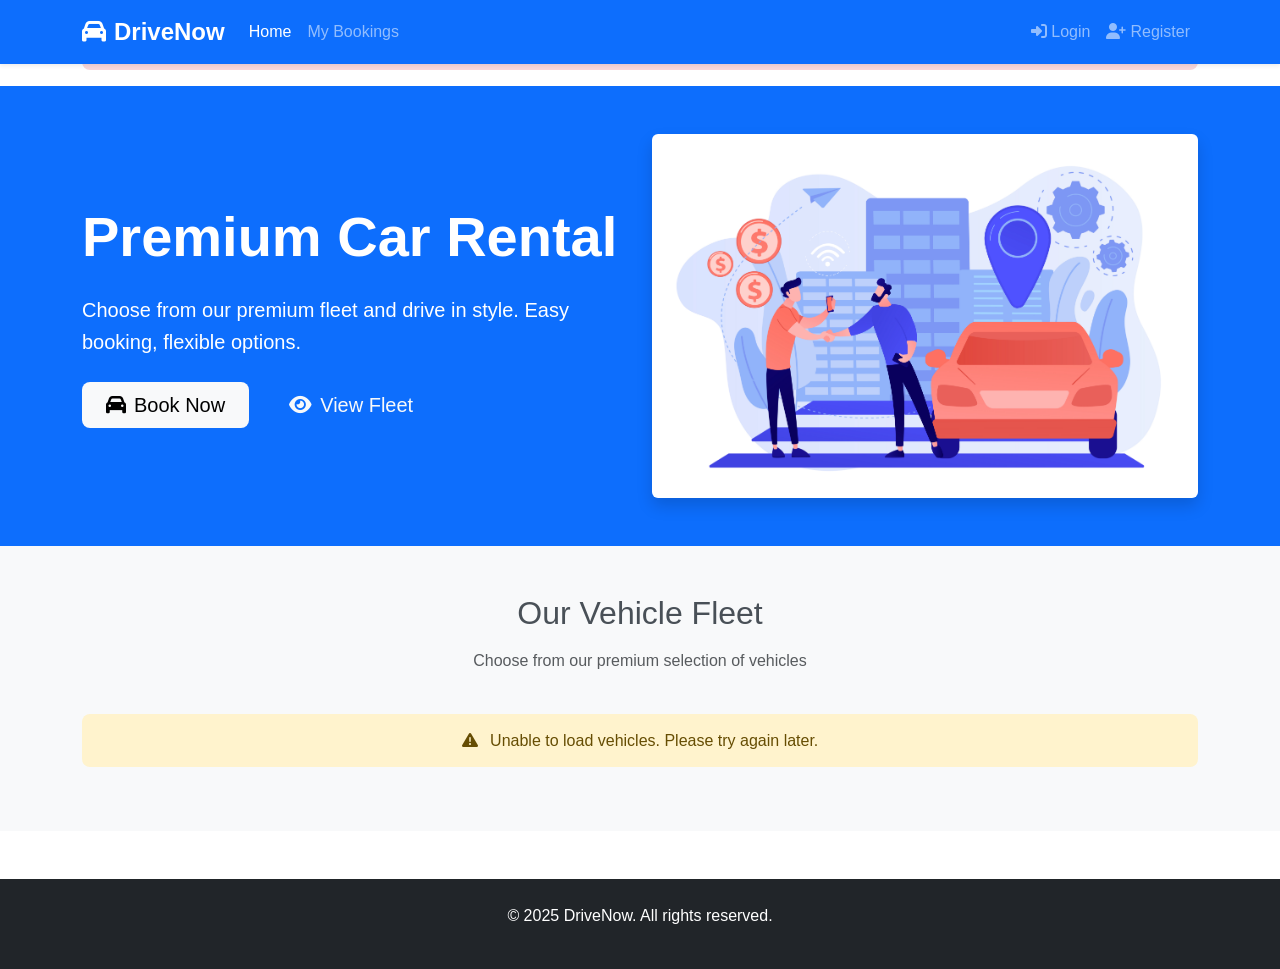
<file: index.html>
<!DOCTYPE html>
<html lang="en">
<head>
    <meta charset="UTF-8">
    <meta name="viewport" content="width=device-width, initial-scale=1.0">
    <title>DriveNow - Premium Car Rental</title>
    <link href="css/normalize_css.css" rel="stylesheet">
    <link href="https://cdn.jsdelivr.net/npm/bootstrap@5.3.2/dist/css/bootstrap.min.css" rel="stylesheet">
    <link href="https://cdnjs.cloudflare.com/ajax/libs/font-awesome/6.4.0/css/all.min.css" rel="stylesheet">
    <link href="css/custom.css" rel="stylesheet">
</head>
<body>
<!-- Navigation -->
<nav class="navbar navbar-expand-lg navbar-dark bg-primary shadow-sm fixed-top">
    <div class="container">
        <a class="navbar-brand fw-bold" href="/#">
            <i class="fas fa-car me-2"></i>DriveNow
        </a>
        <button class="navbar-toggler" type="button" data-bs-toggle="collapse" data-bs-target="#navbarNav">
            <span class="navbar-toggler-icon"></span>
        </button>
        <div class="collapse navbar-collapse" id="navbarNav">
            <ul class="navbar-nav me-auto">
                <li class="nav-item">
                    <a class="nav-link active" href="/index.html">Home</a>
                </li>
                <li class="nav-item">
                    <a class="nav-link" href="/my-bookings.html">My Bookings</a>
                </li>
            </ul>
            <ul class="navbar-nav ms-auto" id="authNav">
                <!-- Dynamic auth links -->
            </ul>
        </div>
    </div>
</nav>

<!-- Hero Section -->
<section class="bg-primary text-white py-5" style="padding-top: 100px;">
    <div class="container">
        <div class="row align-items-center">
            <div class="col-lg-6">
                <h1 class="display-4 fw-bold mb-4">Premium Car Rental</h1>
                <p class="lead mb-4">Choose from our premium fleet and drive in style. Easy booking, flexible options.</p>
                <div class="d-flex gap-3 flex-wrap">
                    <a href="#" class="btn btn-light btn-lg px-4" onclick="showBookingModal()">
                        <i class="fas fa-car me-2"></i>Book Now
                    </a>
                    <a href="#fleet" class="btn btn-outline-light btn-lg px-4">
                        <i class="fas fa-eye me-2"></i>View Fleet
                    </a>
                </div>
            </div>
            <div class="col-lg-6 text-center">
                <img src="assets/images/landing,home.jpg"
                     alt=" rent a car image" class="img-fluid rounded shadow">
            </div>
        </div>
    </div>
</section>

<!-- Quick Booking Modal -->
<div class="modal fade" id="quickBookingModal" tabindex="-1">
    <div class="modal-dialog modal-lg">
        <div class="modal-content">
            <div class="modal-header">
                <h5 class="modal-title">Quick Booking</h5>
                <button type="button" class="btn-close" data-bs-dismiss="modal"></button>
            </div>
            <div class="modal-body">
                <div class="row g-3">
                    <div class="col-md-6">
                        <label class="form-label">Pickup Date *</label>
                        <input type="date" class="form-control" id="quickPickupDate" required>
                    </div>
                    <div class="col-md-6">
                        <label class="form-label">Return Date *</label>
                        <input type="date" class="form-control" id="quickReturnDate" required>
                    </div>
                    <div class="col-12">
                        <button class="btn btn-primary w-100" onclick="searchVehiclesQuick()">
                            <i class="fas fa-search me-2"></i>Find Available Vehicles
                        </button>
                    </div>
                </div>
            </div>
        </div>
    </div>
</div>

<!-- Vehicles Section -->
<section id="fleet" class="py-5 bg-light">
    <div class="container">
        <div class="row mb-4">
            <div class="col-12 text-center">
                <h2 class="mb-3">Our Vehicle Fleet</h2>
                <p class="text-muted">Choose from our premium selection of vehicles</p>
            </div>
        </div>

        <div class="row" id="vehicleList">
            <!-- Vehicles loaded here -->
            <div class="col-12 text-center py-4">
                <div class="spinner-border text-primary" role="status">
                    <span class="visually-hidden">Loading vehicles...</span>
                </div>
            </div>
        </div>
    </div>
</section>

<!-- Footer -->
<footer class="bg-dark text-white py-4 mt-5">
    <div class="container text-center">
        <p>&copy; 2025 DriveNow. All rights reserved.</p>
    </div>
</footer>

<script src="js/jquery-3.6.0.min.js"></script>
<script src="https://cdn.jsdelivr.net/npm/bootstrap@5.3.2/dist/js/bootstrap.bundle.min.js"></script>
<script src="js/app.js"></script>
<script>
    $(document).ready(function() {
        initializePage();
    });

    function initializePage() {
        checkAuthStatus();
        setMinimumDate();
        loadAvailableVehicles();
    }

    function setMinimumDate() {
        const today = new Date().toISOString().split('T')[0];
        $('#quickPickupDate, #quickReturnDate').attr('min', today);

        $('#quickPickupDate').on('change', function() {
            const pickupDate = $(this).val();
            $('#quickReturnDate').attr('min', pickupDate);
        });
    }

    function loadAvailableVehicles() {
        $.ajax({
            url: 'http://localhost:8080/api/vehicles/available',
            method: 'GET',
            success: function(vehicles) {
                displayVehicles(vehicles);
            },
            error: function() {
                $('#vehicleList').html(`
                    <div class="col-12">
                        <div class="alert alert-warning text-center">
                            <i class="fas fa-exclamation-triangle me-2"></i>
                            Unable to load vehicles. Please try again later.
                        </div>
                    </div>
                `);
            }
        });
    }

    function displayVehicles(vehicles) {
        if (vehicles.length === 0) {
            $('#vehicleList').html(`
                <div class="col-12">
                    <div class="alert alert-info text-center">
                        <i class="fas fa-info-circle me-2"></i>
                        No vehicles available at the moment. Please check back later.
                    </div>
                </div>
            `);
            return;
        }

        let html = '';
        vehicles.forEach(function(vehicle) {
            const modelParts = vehicle.model.split(' ');
            const make = modelParts[0]; // First word as make
            const model = modelParts.slice(1).join(' '); // Rest as model

            html += `
                <div class="col-lg-4 col-md-6 mb-4">
                    <div class="card h-100 shadow-sm vehicle-card">
                        <img src="${vehicle.imageUrl || '/images/default-car.jpg'}"
                             class="card-img-top" alt="${vehicle.model}"
                             style="height: 200px; object-fit: cover;">
                        <div class="card-body d-flex flex-column">
                            <div class="d-flex justify-content-between align-items-start mb-2">
                                <h5 class="card-title mb-1">${make}</h5>
                                <span class="badge bg-success">${vehicle.status || 'Available'}</span>
                            </div>
                            <h6 class="text-muted mb-2">${model}</h6>
                            <div class="small text-muted mb-3">
                                <div><i class="fas fa-calendar me-1"></i>${vehicle.year}</div>
                                <div><i class="fas fa-gas-pump me-1"></i>${vehicle.fuelType}</div>
                                <div><i class="fas fa-couch me-1"></i>${vehicle.seats} seats</div>
                                <div><i class="fas fa-palette me-1"></i>${vehicle.colour}</div>
                            </div>
                            <div class="mt-auto">
                                <div class="d-flex justify-content-between align-items-center mb-3">
                                    <div class="h4 text-primary mb-0">$${vehicle.rentPrice || 0}</div>
                                    <small class="text-muted">/day</small>
                                </div>
                                <button class="btn btn-primary w-100" onclick="selectVehicle(${vehicle.vehicleId})">
                                    <i class="fas fa-calendar-check me-2"></i>Select Vehicle
                                </button>
                            </div>
                        </div>
                    </div>
                </div>
            `;
        });
        $('#vehicleList').html(html);
    }

    function selectVehicle(vehicleId) {
        if (!isAuthenticated()) {
            showAlert('Please login to book a vehicle', 'warning');
            setTimeout(() => window.location.href = '/login.html', 1500);
            return;
        }

        // Store selected vehicle
        sessionStorage.setItem('selectedVehicleId', vehicleId);
        window.location.href = '/booking.html';
    }

    function searchVehiclesQuick() {
        const pickupDate = $('#quickPickupDate').val();
        const returnDate = $('#quickReturnDate').val();

        if (!pickupDate || !returnDate) {
            showAlert('Please select both dates', 'warning');
            return;
        }

        if (new Date(pickupDate) >= new Date(returnDate)) {
            showAlert('Return date must be after pickup date', 'warning');
            return;
        }

        // Store search criteria
        sessionStorage.setItem('bookingDates', JSON.stringify({
            pickupDate: pickupDate,
            returnDate: returnDate
        }));

        $('#quickBookingModal').modal('hide');
        window.location.href = '/booking.html';
    }

    function showBookingModal() {
        if (!isAuthenticated()) {
            showAlert('Please login to book a vehicle', 'warning');
            setTimeout(() => window.location.href = '/login.html', 1500);
            return;
        }
        new bootstrap.Modal(document.getElementById('quickBookingModal')).show();
    }
</script>
</body>
</html>
</file>
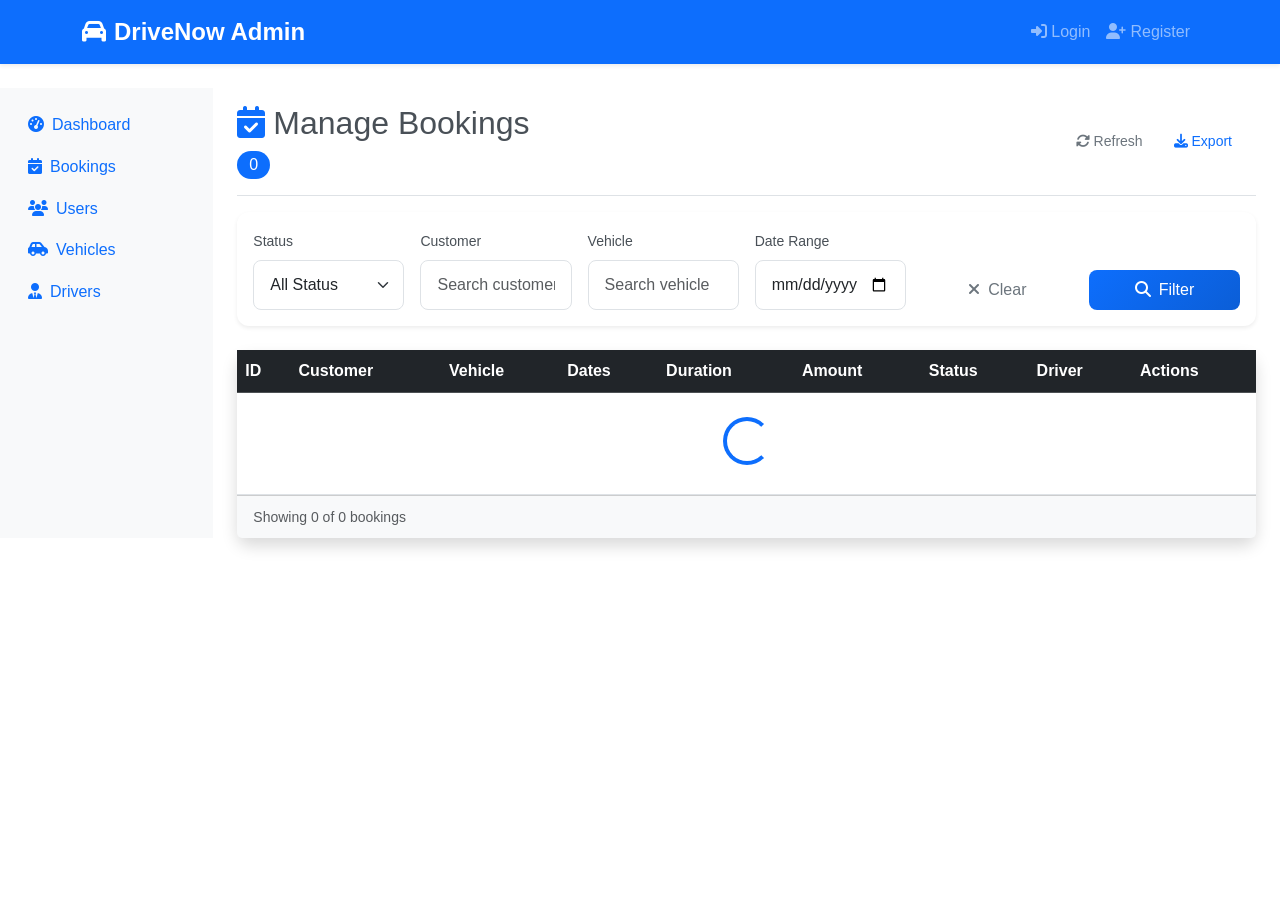
<file: admin-bookings.html>
<!DOCTYPE html>
<html lang="en">
<head>
    <meta charset="UTF-8">
    <meta name="viewport" content="width=device-width, initial-scale=1.0">
    <title>Manage Bookings - DriveNow Admin</title>
    <link href="css/normalize_css.css" rel="stylesheet">
    <link href="https://cdn.jsdelivr.net/npm/bootstrap@5.3.2/dist/css/bootstrap.min.css" rel="stylesheet">
    <link href="https://cdnjs.cloudflare.com/ajax/libs/font-awesome/6.4.0/css/all.min.css" rel="stylesheet">
    <link href="css/custom.css" rel="stylesheet">
</head>
<body>
<!-- Navigation -->
<nav class="navbar navbar-expand-lg navbar-dark bg-primary shadow-sm">
    <div class="container">
        <a class="navbar-brand fw-bold" href="/admin.html">
            <i class="fas fa-car me-2"></i>DriveNow Admin
        </a>
        <div class="navbar-nav ms-auto" id="authNav">
            <!-- Dynamic admin links -->
        </div>
    </div>
</nav>

<div class="container-fluid py-4">
    <div class="row">
        <!-- Sidebar -->
        <nav id="sidebar" class="col-md-3 col-lg-2 d-md-block bg-light sidebar">
            <div class="position-sticky pt-3">
                <ul class="nav flex-column">
                    <li class="nav-item">
                        <a class="nav-link" href="/admin.html">
                            <i class="fas fa-tachometer-alt me-2"></i>Dashboard
                        </a>
                    </li>
                    <li class="nav-item">
                        <a class="nav-link active" href="/admin-bookings.html">
                            <i class="fas fa-calendar-check me-2"></i>Bookings
                        </a>
                    </li>
                    <li class="nav-item">
                        <a class="nav-link" href="#" onclick="loadUsers()">
                            <i class="fas fa-users me-2"></i>Users
                        </a>
                    </li>
                    <li class="nav-item">
                        <a class="nav-link" href="#" onclick="loadVehicles()">
                            <i class="fas fa-car-side me-2"></i>Vehicles
                        </a>
                    </li>
                    <li class="nav-item">
                        <a class="nav-link" href="#" onclick="loadDrivers()">
                            <i class="fas fa-user-tie me-2"></i>Drivers
                        </a>
                    </li>
                </ul>
            </div>
        </nav>

        <!-- Main Content -->
        <main class="col-md-9 ms-sm-auto col-lg-10 px-md-4">
            <div class="d-flex justify-content-between flex-wrap flex-md-nowrap align-items-center py-3 mb-3 border-bottom">
                <div>
                    <h1 class="h2"><i class="fas fa-calendar-check me-2 text-primary"></i>Manage Bookings</h1>
                    <span class="badge bg-primary fs-6" id="totalBookingsCount">0</span>
                </div>
                <div class="btn-toolbar mb-2 mb-md-0">
                    <div class="btn-group me-2">
                        <button type="button" class="btn btn-sm btn-outline-secondary" onclick="refreshBookings()">
                            <i class="fas fa-sync-alt"></i> Refresh
                        </button>
                        <button type="button" class="btn btn-sm btn-outline-primary" onclick="exportBookings()">
                            <i class="fas fa-download"></i> Export
                        </button>
                    </div>
                </div>
            </div>

            <!-- Filters -->
            <div class="card shadow-sm mb-4">
                <div class="card-body">
                    <div class="row g-3 align-items-end">
                        <div class="col-md-2">
                            <label class="form-label small">Status</label>
                            <select class="form-select" id="statusFilter">
                                <option value="">All Status</option>
                                <option value="PENDING">Pending</option>
                                <option value="APPROVED">Approved</option>
                                <option value="CANCELLED">Cancelled</option>
                            </select>
                        </div>
                        <div class="col-md-2">
                            <label class="form-label small">Customer</label>
                            <input type="text" class="form-control" id="customerFilter" placeholder="Search customer">
                        </div>
                        <div class="col-md-2">
                            <label class="form-label small">Vehicle</label>
                            <input type="text" class="form-control" id="vehicleFilter" placeholder="Search vehicle">
                        </div>
                        <div class="col-md-2">
                            <label class="form-label small">Date Range</label>
                            <input type="date" class="form-control" id="dateFilter">
                        </div>
                        <div class="col-md-2">
                            <button class="btn btn-outline-secondary w-100" id="clearFilters">
                                <i class="fas fa-times me-2"></i>Clear
                            </button>
                        </div>
                        <div class="col-md-2 text-end">
                            <button class="btn btn-primary w-100" onclick="applyFilters()">
                                <i class="fas fa-search me-2"></i>Filter
                            </button>
                        </div>
                    </div>
                </div>
            </div>

            <!-- Bookings Table -->
            <div class="card shadow">
                <div class="card-body p-0">
                    <div class="table-responsive">
                        <table class="table table-hover mb-0" id="bookingsTable">
                            <thead class="table-dark">
                            <tr>
                                <th>ID</th>
                                <th>Customer</th>
                                <th>Vehicle</th>
                                <th>Dates</th>
                                <th>Duration</th>
                                <th>Amount</th>
                                <th>Status</th>
                                <th>Driver</th>
                                <th>Actions</th>
                            </tr>
                            </thead>
                            <tbody id="bookingsTableBody">
                            <tr>
                                <td colspan="9" class="text-center py-4">
                                    <div class="spinner-border text-primary" role="status" style="width: 3rem; height: 3rem;">
                                        <span class="visually-hidden">Loading bookings...</span>
                                    </div>
                                </td>
                            </tr>
                            </tbody>
                        </table>
                    </div>
                    <div class="card-footer bg-light">
                        <div class="row align-items-center">
                            <div class="col-sm-6">
                                <small class="text-muted">
                                    Showing <span id="showingCount">0</span> of <span id="totalFilteredCount">0</span> bookings
                                </small>
                            </div>
                            <div class="col-sm-6">
                                <nav aria-label="Bookings pagination">
                                    <ul class="pagination pagination-sm justify-content-end mb-0" id="pagination">
                                        <!-- Dynamic pagination -->
                                    </ul>
                                </nav>
                            </div>
                        </div>
                    </div>
                </div>
            </div>
        </main>
    </div>
</div>

<!-- Assign Driver Modal -->
<div class="modal fade" id="assignDriverModal" tabindex="-1">
    <div class="modal-dialog">
        <div class="modal-content">
            <div class="modal-header">
                <h5 class="modal-title" id="assignDriverTitle">Assign Driver</h5>
                <button type="button" class="btn-close" data-bs-dismiss="modal"></button>
            </div>
            <div class="modal-body">
                <form id="assignDriverForm">
                    <input type="hidden" id="assignBookingId" name="bookingId">
                    <div class="mb-3">
                        <label class="form-label">Select Driver</label>
                        <select class="form-select" id="driverSelect" name="driverId" required>
                            <option value="">Choose a driver...</option>
                        </select>
                    </div>
                </form>
            </div>
            <div class="modal-footer">
                <button type="button" class="btn btn-secondary" data-bs-dismiss="modal">Cancel</button>
                <button type="button" class="btn btn-primary" onclick="assignSelectedDriver()">Assign Driver</button>
            </div>
        </div>
    </div>
</div>

<script src="js/jquery-3.6.0.min.js"></script>
<script src="https://cdn.jsdelivr.net/npm/bootstrap@5.3.2/dist/js/bootstrap.bundle.min.js"></script>
<script src="js/app.js"></script>
<script>
    $(document).ready(function() {
        checkAuthStatus();
        if (!isAuthenticated() || !isAdmin()) {
            window.location.href = '/login.html';
            return;
        }

        loadAllBookings();
        setupBookingHandlers();
    });

    let allBookings = [];
    let filteredBookings = [];
    let currentPage = 0;
    const itemsPerPage = 10;

    function isAdmin() {
        return currentUser && currentUser.roles && currentUser.roles.includes('ROLE_ADMIN');
    }

    function loadAllBookings() {
        $.ajax({
            url: 'http://localhost:8080/api/bookings',
            method: 'GET',
            headers: getAuthHeaders(),
            success: function(bookings) {
                allBookings = bookings;
                filteredBookings = bookings;
                renderBookingsTable();
                updateCounts();
            },
            error: function() {
                showAlert('Failed to load bookings', 'danger');
                $('#bookingsTableBody').html(`
                    <tr>
                        <td colspan="9" class="text-center text-danger py-4">
                            <i class="fas fa-exclamation-triangle me-2"></i>
                            Unable to load bookings data
                        </td>
                    </tr>
                `);
            }
        });
    }

    function renderBookingsTable() {
        const startIndex = currentPage * itemsPerPage;
        const endIndex = startIndex + itemsPerPage;
        const pageBookings = filteredBookings.slice(startIndex, endIndex);

        if (pageBookings.length === 0) {
            $('#bookingsTableBody').html(`
                <tr>
                    <td colspan="9" class="text-center py-4">
                        <i class="fas fa-inbox fa-2x text-muted mb-2"></i>
                        <div class="text-muted">No bookings found</div>
                        <small class="text-muted">Try adjusting your filters</small>
                    </td>
                </tr>
            `);
            renderPagination(0);
            return;
        }

        let tableHtml = '';
        pageBookings.forEach(function(booking) {
            const statusConfig = getStatusConfig(booking.status);
            const modelParts = booking.vehicle.model.split(' ');
            const make = modelParts[0];
            const model = modelParts.slice(1).join(' ');
            const days = calculateRentalDays(booking.pickupDate, booking.returnDate);
            const driverName = booking.driver ? `${booking.driver.name}` : 'Not Assigned';

            tableHtml += `
                <tr class="table-row ${booking.status === 'PENDING' ? 'table-warning' : ''}">
                    <td class="fw-bold">#${booking.rentId}</td>
                    <td>
                        <div class="fw-medium">${booking.user.firstName} ${booking.user.lastName}</div>
                        <small class="text-muted">${booking.user.email}</small>
                        <br><small class="text-muted">${booking.user.contact}</small>
                    </td>
                    <td>
                        <div class="fw-medium">${make} ${model}</div>
                        <small class="text-muted">
                            ${booking.vehicle.category} • ${booking.vehicle.fuelType} •
                            ${booking.vehicle.seats} seats
                        </small>
                    </td>
                    <td>
                        <div><strong>${formatDate(booking.pickupDate)}</strong></div>
                        <small class="text-muted">to ${formatDate(booking.returnDate)}</small>
                    </td>
                    <td>
                        <span class="badge bg-info">${days} ${days === 1 ? 'day' : 'days'}</span>
                    </td>
                    <td class="fw-bold text-primary">$${booking.payment || 0}</td>
                    <td>
                        <span class="badge ${statusConfig.badgeClass} fs-6">
                            ${statusConfig.icon} ${statusConfig.label}
                        </span>
                    </td>
                    <td>
                        ${booking.driver ?
                            `<div class="fw-medium">${driverName}</div>
                             <small class="text-muted">${booking.driver.contact}</small>` :
                            `<span class="text-muted">Not Assigned</span>`
                        }
                    </td>
                    <td>
                        <div class="btn-group btn-group-sm" role="group">
                            <button class="btn btn-outline-primary" onclick="viewBookingDetails(${booking.rentId})"
                                    title="View Details">
                                <i class="fas fa-eye"></i>
                            </button>
                            ${booking.status === 'PENDING' ? `
                                <button class="btn btn-outline-success" onclick="approveBooking(${booking.rentId})"
                                        title="Approve">
                                    <i class="fas fa-check"></i>
                                </button>
                                <button class="btn btn-outline-danger" onclick="rejectBooking(${booking.rentId})"
                                        title="Reject">
                                    <i class="fas fa-times"></i>
                                </button>
                            ` : ''}
                            ${!booking.driver && (booking.status === 'APPROVED') ? `
                                <button class="btn btn-outline-info" onclick="assignDriverModal(${booking.rentId})"
                                        title="Assign Driver">
                                    <i class="fas fa-user-tie"></i>
                                </button>
                            ` : ''}
                        </div>
                    </td>
                </tr>
            `;
        });

        $('#bookingsTableBody').html(tableHtml);
        renderPagination(filteredBookings.length);
    }

    function setupBookingHandlers() {
        // Filter handlers
        $('#statusFilter, #customerFilter, #vehicleFilter, #dateFilter').on('change keyup', debounce(function() {
            applyFilters();
        }, 300));

        $('#clearFilters').on('click', function() {
            $('#statusFilter').val('');
            $('#customerFilter').val('');
            $('#vehicleFilter').val('');
            $('#dateFilter').val('');
            currentPage = 0;
            applyFilters();
        });

        // Table row click (view booking)
        $(document).on('click', '.table-row', function(e) {
            if ($(e.target).closest('button, .btn').length === 0) {
                const bookingId = $(this).find('td:first').text().replace('#', '');
                viewBookingDetails(bookingId);
            }
        });
    }

    function applyFilters() {
        const statusFilter = $('#statusFilter').val();
        const customerFilter = $('#customerFilter').val().toLowerCase().trim();
        const vehicleFilter = $('#vehicleFilter').val().toLowerCase().trim();
        const dateFilter = $('#dateFilter').val();

        filteredBookings = allBookings.filter(function(booking) {
            let matches = true;

            // Status filter
            if (statusFilter && booking.status !== statusFilter) {
                matches = false;
            }

            // Customer filter
            if (customerFilter) {
                const customerName = `${booking.user.firstName} ${booking.user.lastName}`.toLowerCase();
                const customerEmail = booking.user.email.toLowerCase();
                if (!customerName.includes(customerFilter) && !customerEmail.includes(customerFilter)) {
                    matches = false;
                }
            }

            // Vehicle filter
            if (vehicleFilter) {
                const vehicleName = booking.vehicle.model.toLowerCase();
                if (!vehicleName.includes(vehicleFilter)) {
                    matches = false;
                }
            }

            // Date filter
            if (dateFilter) {
                if (booking.pickupDate !== dateFilter) {
                    matches = false;
                }
            }

            return matches;
        });

        currentPage = 0;
        renderBookingsTable();
        updateCounts();
    }

    function updateCounts() {
        $('#totalBookingsCount').text(allBookings.length);
        const showingCount = Math.min((currentPage + 1) * itemsPerPage, filteredBookings.length);
        const totalFiltered = filteredBookings.length;
        $('#showingCount').text(showingCount);
        $('#totalFilteredCount').text(totalFiltered);
    }

    function renderPagination(totalItems) {
        const totalPages = Math.ceil(totalItems / itemsPerPage);
        let paginationHtml = '';

        if (totalPages <= 1) {
            $('#pagination').html('');
            return;
        }

        // Previous button
        paginationHtml += `
            <li class="page-item ${currentPage === 0 ? 'disabled' : ''}">
                <a class="page-link" href="#" onclick="changePage(${currentPage - 1}); return false;" tabindex="-1">
                    <i class="fas fa-chevron-left"></i>
                </a>
            </li>
        `;

        // Page numbers
        const startPage = Math.max(0, currentPage - 2);
        const endPage = Math.min(totalPages - 1, currentPage + 2);

        if (startPage > 0) {
            paginationHtml += `<li class="page-item"><a class="page-link" href="#" onclick="changePage(0);">1</a></li>`;
            if (startPage > 1) {
                paginationHtml += `<li class="page-item disabled"><span class="page-link">...</span></li>`;
            }
        }

        for (let i = startPage; i <= endPage; i++) {
            paginationHtml += `
                <li class="page-item ${i === currentPage ? 'active' : ''}">
                    <a class="page-link" href="#" onclick="changePage(${i}); return false;">${i + 1}</a>
                </li>
            `;
        }

        if (endPage < totalPages - 1) {
            if (endPage < totalPages - 2) {
                paginationHtml += `<li class="page-item disabled"><span class="page-link">...</span></li>`;
            }
            paginationHtml += `
                <li class="page-item">
                    <a class="page-link" href="#" onclick="changePage(${totalPages - 1});">${totalPages}</a>
                </li>
            `;
        }

        // Next button
        paginationHtml += `
            <li class="page-item ${currentPage === totalPages - 1 ? 'disabled' : ''}">
                <a class="page-link" href="#" onclick="changePage(${currentPage + 1}); return false;">
                    <i class="fas fa-chevron-right"></i>
                </a>
            </li>
        `;

        $('#pagination').html(paginationHtml);
    }

    function changePage(page) {
        const totalPages = Math.ceil(filteredBookings.length / itemsPerPage);
        if (page >= 0 && page < totalPages) {
            currentPage = page;
            renderBookingsTable();
        }
    }

    function viewBookingDetails(bookingId) {
        window.open(`/booking-details.html?id=${bookingId}`, '_blank');
    }

    function approveBooking(bookingId) {
        if (!confirm('Approve this booking? The vehicle will be marked as unavailable.')) {
            return;
        }

        const $row = $(`tr:has(td:contains(#${bookingId}))`);
        const $statusCell = $row.find('td').eq(6); // Status column
        const originalStatus = $statusCell.find('.badge').text().trim();

        setLoadingState($statusCell.find('button.btn-outline-success'), true);

        $.ajax({
            url: `http://localhost:8080/api/admin/bookings/${bookingId}/approve`,
            method: 'PUT',
            headers: getAuthHeaders(),
            success: function(updatedBooking) {
                showAlert(`Booking #${bookingId} approved successfully!`, 'success');
                updateBookingRow(bookingId, updatedBooking);
                loadDashboardData(); // Update dashboard stats
            },
            error: function(xhr) {
                let message = 'Failed to approve booking';
                if (xhr.responseJSON && xhr.responseJSON.message) {
                    message = xhr.responseJSON.message;
                }
                showAlert(message, 'danger');
            },
            complete: function() {
                setLoadingState($statusCell.find('button.btn-outline-success'), false);
            }
        });
    }

    function rejectBooking(bookingId) {
        if (!confirm('Reject this booking? The vehicle will remain available.')) {
            return;
        }

        const $row = $(`tr:has(td:contains(#${bookingId}))`);
        const $statusCell = $row.find('td').eq(6);

        setLoadingState($statusCell.find('button.btn-outline-danger'), true);

        $.ajax({
            url: `http://localhost:8080/api/admin/bookings/${bookingId}/reject`,
            method: 'PUT',
            headers: getAuthHeaders(),
            success: function(updatedBooking) {
                showAlert(`Booking #${bookingId} rejected successfully!`, 'success');
                updateBookingRow(bookingId, updatedBooking);
                loadDashboardData(); // Update dashboard stats
            },
            error: function(xhr) {
                let message = 'Failed to reject booking';
                if (xhr.responseJSON && xhr.responseJSON.message) {
                    message = xhr.responseJSON.message;
                }
                showAlert(message, 'danger');
            },
            complete: function() {
                setLoadingState($statusCell.find('button.btn-outline-danger'), false);
            }
        });
    }

    function assignDriverModal(bookingId) {
        $('#assignBookingId').val(bookingId);
        $('#assignDriverTitle').text(`Assign Driver to Booking #${bookingId}`);

        // Load available drivers
        $.ajax({
            url: 'http://localhost:8080/api/admin/drivers/available',
            method: 'GET',
            headers: getAuthHeaders(),
            success: function(drivers) {
                let options = '<option value="">Select a driver...</option>';
                drivers.forEach(function(driver) {
                    options += `<option value="${driver.driverId}">${driver.name} (${driver.contact})</option>`;
                });
                $('#driverSelect').html(options);
            }
        });

        $('#assignDriverModal').modal('show');
    }

    function assignSelectedDriver() {
        const bookingId = $('#assignBookingId').val();
        const driverId = $('#driverSelect').val();

        if (!driverId) {
            showAlert('Please select a driver', 'warning');
            return;
        }

        setLoadingState($('#assignDriverModal .btn-primary'), true);

        $.ajax({
            url: `http://localhost:8080/api/admin/bookings/${bookingId}/driver/${driverId}`,
            method: 'PUT',
            headers: getAuthHeaders(),
            success: function(updatedBooking) {
                showAlert(`Driver assigned to booking #${bookingId}!`, 'success');
                $('#assignDriverModal').modal('hide');
                updateBookingRow(bookingId, updatedBooking);
            },
            error: function(xhr) {
                let message = 'Failed to assign driver';
                if (xhr.responseJSON && xhr.responseJSON.message) {
                    message = xhr.responseJSON.message;
                }
                showAlert(message, 'danger');
            },
            complete: function() {
                setLoadingState($('#assignDriverModal .btn-primary'), false);
            }
        });
    }

    function updateBookingRow(bookingId, updatedBooking) {
        const $row = $(`tr:has(td:contains(#${bookingId}))`);
        if ($row.length === 0) {
            loadAllBookings(); // Refresh if row not found
            return;
        }

        // Update status
        const statusCell = $row.find('td').eq(6);
        const statusConfig = getStatusConfig(updatedBooking.status);
        statusCell.html(`<span class="badge ${statusConfig.badgeClass}">${statusConfig.icon} ${statusConfig.label}</span>`);

        // Update driver if assigned
        if (updatedBooking.driver) {
            const driverCell = $row.find('td').eq(7);
            driverCell.html(`
                <div class="fw-medium">${updatedBooking.driver.name}</div>
                <small class="text-muted">${updatedBooking.driver.contact}</small>
            `);
        }

        // Update action buttons based on new status
        const actionCell = $row.find('td').eq(8);
        if (updatedBooking.status === 'PENDING') {
            actionCell.html(`
                <div class="btn-group btn-group-sm" role="group">
                    <button class="btn btn-outline-success btn-sm" onclick="approveBooking(${bookingId})">
                        <i class="fas fa-check"></i> Approve
                    </button>
                    <button class="btn btn-outline-danger btn-sm" onclick="rejectBooking(${bookingId})">
                        <i class="fas fa-times"></i> Reject
                    </button>
                </div>
            `);
        } else if (updatedBooking.status === 'APPROVED' && !updatedBooking.driver) {
            actionCell.html(`
                <div class="btn-group btn-group-sm" role="group">
                    <button class="btn btn-outline-info btn-sm" onclick="assignDriverModal(${bookingId})">
                        <i class="fas fa-user-tie"></i> Assign Driver
                    </button>
                </div>
            `);
        } else {
            actionCell.html('<span class="text-muted small">No actions available</span>');
        }

        // Remove row click handler to prevent conflicts
        $row.off('click');
    }

    function refreshBookings() {
        currentPage = 0;
        loadAllBookings();
    }

    function exportBookings() {
        // Simple CSV export
        if (filteredBookings.length === 0) {
            showAlert('No bookings to export', 'warning');
            return;
        }

        let csv = 'Booking ID,Customer,Vehicle,Dates,Amount,Status,Driver\n';
        filteredBookings.forEach(function(booking) {
            const customer = `${booking.user.firstName} ${booking.user.lastName}`;
            const vehicle = booking.vehicle.model;
            const dates = `${formatDate(booking.pickupDate)} - ${formatDate(booking.returnDate)}`;
            const driver = booking.driver ? booking.driver.name : 'Not Assigned';

            csv += `"${booking.rentId}","${customer}","${vehicle}","${dates}","$${booking.payment}","${booking.status}","${driver}"\n`;
        });

        const blob = new Blob([csv], { type: 'text/csv' });
        const url = window.URL.createObjectURL(blob);
        const a = document.createElement('a');
        a.href = url;
        a.download = `drive-now-bookings-${new Date().toISOString().split('T')[0]}.csv`;
        a.click();
        window.URL.revokeObjectURL(url);

        showAlert('Bookings exported successfully!', 'success');
    }

    function getStatusConfig(status) {
        return {
            'PENDING': {
                label: 'Pending',
                badgeClass: 'bg-warning text-dark',
                icon: '<i class="fas fa-clock me-1"></i>'
            },
            'APPROVED': {
                label: 'Approved',
                badgeClass: 'bg-success',
                icon: '<i class="fas fa-check-circle me-1"></i>'
            },
            'CANCELLED': {
                label: 'Cancelled',
                badgeClass: 'bg-secondary',
                icon: '<i class="fas fa-times-circle me-1"></i>'
            }
        }[status] || {
            label: status,
            badgeClass: 'bg-secondary',
            icon: '<i class="fas fa-question-circle me-1"></i>'
        };
    }

    // Debounce utility for search filters
    function debounce(func, wait) {
        let timeout;
        return function executedFunction(...args) {
            const later = () => {
                clearTimeout(timeout);
                func(...args);
            };
            clearTimeout(timeout);
            timeout = setTimeout(later, wait);
        };
    }
</script>
</body>
</html>
</file>
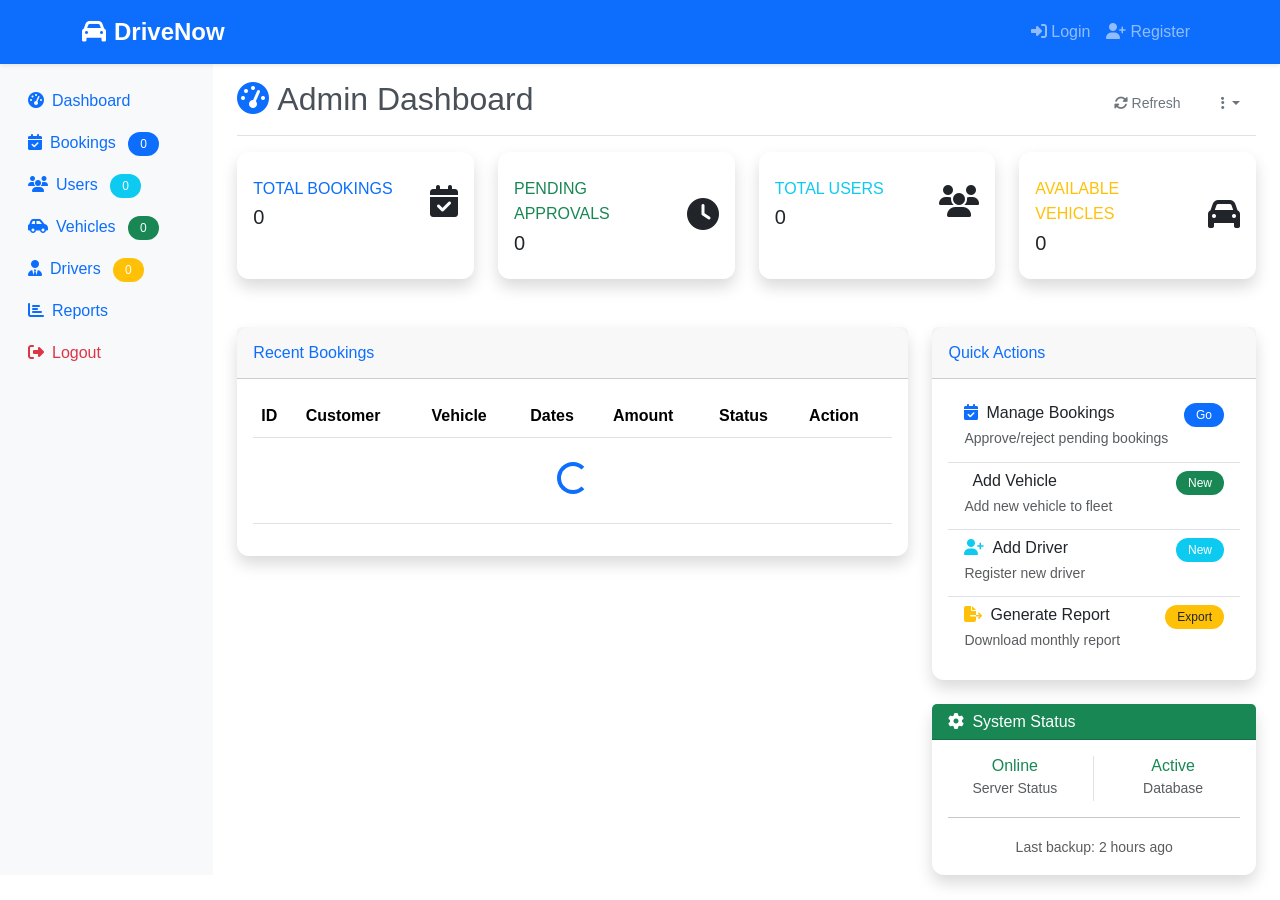
<file: admin.html>
<!DOCTYPE html>
<html lang="en">
<head>
    <meta charset="UTF-8">
    <meta name="viewport" content="width=device-width, initial-scale=1.0">
    <title>Admin Dashboard - DriveNow</title>
    <link href="css/normalize_css.css" rel="stylesheet">
    <link href="https://cdn.jsdelivr.net/npm/bootstrap@5.3.2/dist/css/bootstrap.min.css" rel="stylesheet">
    <link href="https://cdnjs.cloudflare.com/ajax/libs/font-awesome/6.4.0/css/all.min.css" rel="stylesheet">
    <link href="css/custom.css" rel="stylesheet">
</head>
<body>
<!-- Navigation -->
<nav class="navbar navbar-expand-lg navbar-dark bg-primary shadow-sm">
    <div class="container">
        <a class="navbar-brand fw-bold" >
            <i class="fas fa-car me-2"></i>DriveNow
        </a>
        <div class="navbar-nav ms-auto" id="authNav">
            <!-- Dynamic admin links -->
        </div>
    </div>
</nav>

<div class="container-fluid">
    <div class="row">
        <!-- Sidebar -->
        <nav id="sidebar" class="col-md-3 col-lg-2 d-md-block bg-light sidebar collapse">
            <div class="position-sticky pt-3">
                <ul class="nav flex-column">
                    <li class="nav-item">
                        <a class="nav-link active" href="/admin.html">
                            <i class="fas fa-tachometer-alt me-2"></i>Dashboard
                        </a>
                    </li>
                    <li class="nav-item">
                        <a class="nav-link" href="/admin-bookings.html">
                            <i class="fas fa-calendar-check me-2"></i>Bookings
                            <span class="badge bg-primary rounded-pill ms-2" id="pendingBookingsCount">0</span>
                        </a>
                    </li>
                    <li class="nav-item">
                        <a class="nav-link" href="#" onclick="loadUsers()">
                            <i class="fas fa-users me-2"></i>Users
                            <span class="badge bg-info rounded-pill ms-2" id="totalUsersCount">0</span>
                        </a>
                    </li>
                    <li class="nav-item">
                        <a class="nav-link" href="#" onclick="loadVehicles()">
                            <i class="fas fa-car-side me-2"></i>Vehicles
                            <span class="badge bg-success rounded-pill ms-2" id="availableVehiclesCount">0</span>
                        </a>
                    </li>
                    <li class="nav-item">
                        <a class="nav-link" href="#" onclick="loadDrivers()">
                            <i class="fas fa-user-tie me-2"></i>Drivers
                            <span class="badge bg-warning rounded-pill ms-2" id="availableDriversCount">0</span>
                        </a>
                    </li>
                    <li class="nav-item">
                        <a class="nav-link" href="#" onclick="loadReports()">
                            <i class="fas fa-chart-bar me-2"></i>Reports
                        </a>
                    </li>
                    <li class="nav-item mt-auto">
                        <a class="nav-link text-danger" href="#" onclick="logout()">
                            <i class="fas fa-sign-out-alt me-2"></i>Logout
                        </a>
                    </li>
                </ul>
            </div>
        </nav>

        <!-- Main Content -->
        <main class="col-md-9 ms-sm-auto col-lg-10 px-md-4">
            <div id="alert-container"></div>

            <!-- Dashboard Header -->
            <div class="d-flex justify-content-between flex-wrap flex-md-nowrap align-items-center pt-3 pb-2 mb-3 border-bottom">
                <h1 class="h2"><i class="fas fa-tachometer-alt me-2 text-primary"></i>Admin Dashboard</h1>
                <div class="btn-toolbar mb-2 mb-md-0">
                    <div class="btn-group me-2">
                        <button type="button" class="btn btn-sm btn-outline-secondary" onclick="refreshDashboard()">
                            <i class="fas fa-sync-alt"></i> Refresh
                        </button>
                    </div>
                    <div class="dropdown">
                        <button class="btn btn-sm btn-outline-secondary dropdown-toggle" type="button" data-bs-toggle="dropdown">
                            <i class="fas fa-ellipsis-v"></i>
                        </button>
                        <ul class="dropdown-menu">
                            <li><a class="dropdown-item" href="#" onclick="exportData('bookings')">Export Bookings</a></li>
                            <li><a class="dropdown-item" href="#" onclick="exportData('users')">Export Users</a></li>
                            <li><hr class="dropdown-divider"></li>
                            <li><a class="dropdown-item text-danger" href="#" onclick="logout()">Logout</a></li>
                        </ul>
                    </div>
                </div>
            </div>

            <!-- Dashboard Stats -->
            <div class="row mb-4">
                <div class="col-xl-3 col-md-6 mb-4">
                    <div class="card border-left-primary shadow h-100 py-2">
                        <div class="card-body">
                            <div class="row no-gutters align-items-center">
                                <div class="col mr-2">
                                    <div class="text-xs font-weight-bold text-primary text-uppercase mb-1">
                                        Total Bookings
                                    </div>
                                    <div class="h5 mb-0 font-weight-bold text-gray-800" id="totalBookingsStat">0</div>
                                </div>
                                <div class="col-auto">
                                    <i class="fas fa-calendar-check fa-2x text-gray-300"></i>
                                </div>
                            </div>
                        </div>
                    </div>
                </div>

                <div class="col-xl-3 col-md-6 mb-4">
                    <div class="card border-left-success shadow h-100 py-2">
                        <div class="card-body">
                            <div class="row no-gutters align-items-center">
                                <div class="col mr-2">
                                    <div class="text-xs font-weight-bold text-success text-uppercase mb-1">
                                        Pending Approvals
                                    </div>
                                    <div class="h5 mb-0 font-weight-bold text-gray-800" id="pendingBookingsStat">0</div>
                                </div>
                                <div class="col-auto">
                                    <i class="fas fa-clock fa-2x text-gray-300"></i>
                                </div>
                            </div>
                        </div>
                    </div>
                </div>

                <div class="col-xl-3 col-md-6 mb-4">
                    <div class="card border-left-info shadow h-100 py-2">
                        <div class="card-body">
                            <div class="row no-gutters align-items-center">
                                <div class="col mr-2">
                                    <div class="text-xs font-weight-bold text-info text-uppercase mb-1">
                                        Total Users
                                    </div>
                                    <div class="h5 mb-0 font-weight-bold text-gray-800" id="totalUsersStat">0</div>
                                </div>
                                <div class="col-auto">
                                    <i class="fas fa-users fa-2x text-gray-300"></i>
                                </div>
                            </div>
                        </div>
                    </div>
                </div>

                <div class="col-xl-3 col-md-6 mb-4">
                    <div class="card border-left-warning shadow h-100 py-2">
                        <div class="card-body">
                            <div class="row no-gutters align-items-center">
                                <div class="col mr-2">
                                    <div class="text-xs font-weight-bold text-warning text-uppercase mb-1">
                                        Available Vehicles
                                    </div>
                                    <div class="h5 mb-0 font-weight-bold text-gray-800" id="availableVehiclesStat">0</div>
                                </div>
                                <div class="col-auto">
                                    <i class="fas fa-car fa-2x text-gray-300"></i>
                                </div>
                            </div>
                        </div>
                    </div>
                </div>
            </div>

            <!-- Recent Activity -->
            <div class="row">
                <div class="col-xl-8 col-lg-7">
                    <div class="card shadow mb-4">
                        <div class="card-header py-3">
                            <h6 class="m-0 font-weight-bold text-primary">Recent Bookings</h6>
                        </div>
                        <div class="card-body">
                            <div class="table-responsive">
                                <table class="table table-hover" id="recentBookingsTable">
                                    <thead>
                                    <tr>
                                        <th>ID</th>
                                        <th>Customer</th>
                                        <th>Vehicle</th>
                                        <th>Dates</th>
                                        <th>Amount</th>
                                        <th>Status</th>
                                        <th>Action</th>
                                    </tr>
                                    </thead>
                                    <tbody>
                                    <tr>
                                        <td colspan="7" class="text-center py-4">
                                            <div class="spinner-border text-primary" role="status">
                                                <span class="visually-hidden">Loading...</span>
                                            </div>
                                        </td>
                                    </tr>
                                    </tbody>
                                </table>
                            </div>
                        </div>
                    </div>
                </div>

                <!-- Quick Actions -->
                <div class="col-xl-4 col-lg-5">
                    <div class="card shadow mb-4">
                        <div class="card-header py-3">
                            <h6 class="m-0 font-weight-bold text-primary">Quick Actions</h6>
                        </div>
                        <div class="card-body">
                            <div class="list-group list-group-flush">
                                <a href="/admin-bookings.html" class="list-group-item list-group-item-action">
                                    <div class="d-flex w-100 justify-content-between">
                                        <h6 class="mb-1"><i class="fas fa-calendar-check me-2 text-primary"></i>Manage Bookings</h6>
                                        <span class="badge bg-primary rounded-pill">Go</span>
                                    </div>
                                    <p class="mb-1 small text-muted">Approve/reject pending bookings</p>
                                </a>
                                <a href="#" class="list-group-item list-group-item-action" onclick="addNewVehicleModal()">
                                    <div class="d-flex w-100 justify-content-between">
                                        <h6 class="mb-1"><i class="fas fa-car-plus me-2 text-success"></i>Add Vehicle</h6>
                                        <span class="badge bg-success rounded-pill">New</span>
                                    </div>
                                    <p class="mb-1 small text-muted">Add new vehicle to fleet</p>
                                </a>
                                <a href="#" class="list-group-item list-group-item-action" onclick="addNewDriverModal()">
                                    <div class="d-flex w-100 justify-content-between">
                                        <h6 class="mb-1"><i class="fas fa-user-plus me-2 text-info"></i>Add Driver</h6>
                                        <span class="badge bg-info rounded-pill">New</span>
                                    </div>
                                    <p class="mb-1 small text-muted">Register new driver</p>
                                </a>
                                <a href="#" class="list-group-item list-group-item-action" onclick="generateReport()">
                                    <div class="d-flex w-100 justify-content-between">
                                        <h6 class="mb-1"><i class="fas fa-file-export me-2 text-warning"></i>Generate Report</h6>
                                        <span class="badge bg-warning text-dark rounded-pill">Export</span>
                                    </div>
                                    <p class="mb-1 small text-muted">Download monthly report</p>
                                </a>
                            </div>
                        </div>
                    </div>

                    <!-- System Status -->
                    <div class="card shadow">
                        <div class="card-header bg-success text-white">
                            <h6 class="m-0"><i class="fas fa-cog me-2"></i>System Status</h6>
                        </div>
                        <div class="card-body">
                            <div class="row text-center">
                                <div class="col-6 border-end">
                                    <div class="h6 text-success mb-0">Online</div>
                                    <small class="text-muted">Server Status</small>
                                </div>
                                <div class="col-6">
                                    <div class="h6 text-success mb-0">Active</div>
                                    <small class="text-muted">Database</small>
                                </div>
                            </div>
                            <hr>
                            <div class="text-center">
                                <small class="text-muted">Last backup: <span id="lastBackup">2 hours ago</span></small>
                            </div>
                        </div>
                    </div>
                </div>
            </div>
        </main>
    </div>
</div>

<!-- Add Vehicle Modal -->
<div class="modal fade" id="addVehicleModal" tabindex="-1">
    <div class="modal-dialog modal-lg">
        <div class="modal-content">
            <div class="modal-header">
                <h5 class="modal-title"><i class="fas fa-car-plus me-2"></i>Add New Vehicle</h5>
                <button type="button" class="btn-close" data-bs-dismiss="modal"></button>
            </div>
            <form id="addVehicleForm">
                <div class="modal-body">
                    <div class="row g-3">
                        <div class="col-md-6">
                            <label class="form-label">Model *</label>
                            <input type="text" class="form-control" name="model" required>
                        </div>
                        <div class="col-md-6">
                            <label class="form-label">Year *</label>
                            <input type="number" class="form-control" name="year" min="1900" max="2025" required>
                        </div>
                        <div class="col-md-6">
                            <label class="form-label">Category *</label>
                            <select class="form-select" name="category" required>
                                <option value="">Select Category</option>
                                <option value="SEDAN">Sedan</option>
                                <option value="SUV">SUV</option>
                                <option value="HATCHBACK">Hatchback</option>
                                <option value="VAN">Sport</option>
                            </select>
                        </div>
                        <div class="col-md-6">
                            <label class="form-label">Fuel Type *</label>
                            <select class="form-select" name="fuelType" required>
                                <option value="">Select Fuel Type</option>
                                <option value="PETROL">Petrol</option>
                                <option value="DIESEL">Diesel</option>
                                <option value="HYBRID">Hybrid</option>
                                <option value="ELECTRIC">Electric</option>
                            </select>
                        </div>
                        <div class="col-md-6">
                            <label class="form-label">Color *</label>
                            <input type="text" class="form-control" name="colour" required>
                        </div>
                        <div class="col-md-6">
                            <label class="form-label">License Plate *</label>
                            <input type="text" class="form-control" name="licensePlate" required>
                        </div>
                        <div class="col-md-6">
                            <label class="form-label">Seats *</label>
                            <input type="number" class="form-control" name="seats" min="2" max="20" required>
                        </div>
                        <div class="col-md-6">
                            <label class="form-label">Daily Rate ($)*</label>
                            <input type="number" class="form-control" name="rentPrice" step="0.01" min="10" required>
                        </div>
                        <div class="col-12">
                            <label class="form-label">Image URL (optional)</label>
                            <input type="url" class="form-control" name="imageUrl" placeholder="https://example.com/image.jpg">
                        </div>
                    </div>
                </div>
                <div class="modal-footer">
                    <button type="button" class="btn btn-secondary" data-bs-dismiss="modal">Cancel</button>
                    <button type="submit" class="btn btn-primary">Add Vehicle</button>
                </div>
            </form>
        </div>
    </div>
</div>

<!-- Add Driver Modal -->
<div class="modal fade" id="addDriverModal" tabindex="-1">
    <div class="modal-dialog">
        <div class="modal-content">
            <div class="modal-header">
                <h5 class="modal-title"><i class="fas fa-user-plus me-2"></i>Add New Driver</h5>
                <button type="button" class="btn-close" data-bs-dismiss="modal"></button>
            </div>
            <form id="addDriverForm">
                <div class="modal-body">
                    <div class="mb-3">
                        <label class="form-label">Full Name *</label>
                        <input type="text" class="form-control" name="name" required>
                    </div>
                    <div class="mb-3">
                        <label class="form-label">NIC Number *</label>
                        <input type="text" class="form-control" name="nic" pattern="\\d{9}V|\\d{12}" required>
                    </div>
                    <div class="mb-3">
                        <label class="form-label">Email *</label>
                        <input type="email" class="form-control" name="email" required>
                    </div>
                    <div class="mb-3">
                        <label class="form-label">Contact Number *</label>
                        <input type="tel" class="form-control" name="contact" pattern="\\+?\\d{10,15}" required>
                    </div>
                    <div class="mb-3">
                        <label class="form-label">Address</label>
                        <textarea class="form-control" name="address" rows="2"></textarea>
                    </div>
                </div>
                <div class="modal-footer">
                    <button type="button" class="btn btn-secondary" data-bs-dismiss="modal">Cancel</button>
                    <button type="submit" class="btn btn-primary">Add Driver</button>
                </div>
            </form>
        </div>
    </div>
</div>

<script src="js/jquery-3.6.0.min.js"></script>
<script src="https://cdn.jsdelivr.net/npm/bootstrap@5.3.2/dist/js/bootstrap.bundle.min.js"></script>
<script src="js/app.js"></script>
<script>
    $(document).ready(function() {
        checkAuthStatus();
        if (!isAuthenticated() || !isAdmin()) {
            window.location.href = '/login.html';
            return;
        }

        loadDashboardData();
        setupAdminHandlers();
    });

    function isAdmin() {
        return currentUser && currentUser.roles && currentUser.roles.includes('ROLE_ADMIN');
    }

    function loadDashboardData() {
        // Load stats
        loadDashboardStats();

        // Load recent bookings
        loadRecentBookings();

        // Update navigation counts
        updateNavigationCounts();
    }

    function loadDashboardStats() {
        // Total Bookings
        $.ajax({
            url: 'http://localhost:8080/api/bookings',
            method: 'GET',
            headers: getAuthHeaders(),
            success: function(bookings) {
                $('#totalBookingsStat').text(bookings.length);

                // Pending bookings
                const pending = bookings.filter(b => b.status === 'PENDING').length;
                $('#pendingBookingsStat').text(pending);
                $('#pendingBookingsCount').text(pending);

                // Total users
                $.ajax({
                    url: 'http://localhost:8080/api/users',
                    method: 'GET',
                    headers: getAuthHeaders(),
                    success: function(users) {
                        $('#totalUsersStat').text(users.length);
                        $('#totalUsersCount').text(users.length);
                    }
                });

                // Available vehicles
                $.ajax({
                    url: 'http://localhost:8080/api/vehicles/available',
                    method: 'GET',
                    success: function(vehicles) {
                        $('#availableVehiclesStat').text(vehicles.length);
                        $('#availableVehiclesCount').text(vehicles.length);
                    }
                });
            }
        });
    }

    function loadRecentBookings() {
        $.ajax({
            url: 'http://localhost:8080/api/bookings',
            method: 'GET',
            headers: getAuthHeaders(),
            success: function(bookings) {
                // Sort by date (most recent first)
                const recentBookings = bookings
                    .sort((a, b) => new Date(b.date) - new Date(a.date))
                    .slice(0, 10);

                displayRecentBookings(recentBookings);
            },
            error: function() {
                $('#recentBookingsTable tbody').html(`
                    <tr>
                        <td colspan="7" class="text-center text-muted py-4">
                            <i class="fas fa-exclamation-triangle me-2"></i>
                            Unable to load recent bookings
                        </td>
                    </tr>
                `);
            }
        });
    }

    function displayRecentBookings(bookings) {
        if (bookings.length === 0) {
            $('#recentBookingsTable tbody').html(`
                <tr>
                    <td colspan="7" class="text-center text-muted py-4">
                        No recent bookings found
                    </td>
                </tr>
            `);
            return;
        }

        let tableHtml = '';
        bookings.forEach(function(booking) {
            const statusClass = getStatusClass(booking.status);
            const statusIcon = getStatusIcon(booking.status);
            const modelParts = booking.vehicle.model.split(' ');
            const make = modelParts[0];
            const model = modelParts.slice(1).join(' ');
            const days = calculateRentalDays(booking.pickupDate, booking.returnDate);

            tableHtml += `
                <tr class="table-row" onclick="viewBooking(${booking.rentId})">
                    <td class="fw-bold">#${booking.rentId}</td>
                    <td>
                        <div>${booking.user.firstName} ${booking.user.lastName}</div>
                        <small class="text-muted">${booking.user.email}</small>
                    </td>
                    <td>
                        <div>${make} ${model}</div>
                        <small class="text-muted">${booking.vehicle.category} • ${booking.vehicle.fuelType}</small>
                    </td>
                    <td>
                        <div>${formatDate(booking.pickupDate)} - ${formatDate(booking.returnDate)}</div>
                        <small class="text-muted">${days} days</small>
                    </td>
                    <td class="fw-bold text-primary">$${booking.payment || 0}</td>
                    <td>
                        <span class="badge ${statusClass}">${statusIcon} ${booking.status}</span>
                    </td>
                    <td>
                        ${booking.status === 'PENDING' ?
                            `<div class="btn-group btn-group-sm">
                                <button class="btn btn-outline-success btn-sm" onclick="event.stopPropagation(); approveBooking(${booking.rentId})">
                                    <i class="fas fa-check"></i> Approve
                                </button>
                                <button class="btn btn-outline-danger btn-sm" onclick="event.stopPropagation(); rejectBooking(${booking.rentId})">
                                    <i class="fas fa-times"></i> Reject
                                </button>
                            </div>` :
                            `<span class="text-muted small">${booking.status}</span>`
                        }
                    </td>
                </tr>
            `;
        });

        $('#recentBookingsTable tbody').html(tableHtml);
    }

    function setupAdminHandlers() {
        // Add vehicle form
        $('#addVehicleForm').on('submit', function(e) {
            e.preventDefault();
            addVehicle();
        });

        // Add driver form
        $('#addDriverForm').on('submit', function(e) {
            e.preventDefault();
            addDriver();
        });

        // Refresh button
        $(document).on('click', '#refreshBtn', loadDashboardData);
    }

    function refreshDashboard() {
        showAlert('Refreshing dashboard data...', 'info');
        loadDashboardData();
    }

    function addNewVehicleModal() {
        $('#addVehicleModal').modal('show');
        $('#addVehicleForm')[0].reset();
    }

    function addNewDriverModal() {
        $('#addDriverModal').modal('show');
        $('#addDriverForm')[0].reset();
    }

    function addVehicle() {
        const vehicleData = {
            model: $('#addVehicleForm input[name="model"]').val(),
            year: parseInt($('#addVehicleForm input[name="year"]').val()),
            category: $('#addVehicleForm select[name="category"]').val(),
            fuelType: $('#addVehicleForm select[name="fuelType"]').val(),
            colour: $('#addVehicleForm input[name="colour"]').val(),
            licensePlate: $('#addVehicleForm input[name="licensePlate"]').val(),
            seats: parseInt($('#addVehicleForm input[name="seats"]').val()),
            rentPrice: parseFloat($('#addVehicleForm input[name="rentPrice"]').val()),
            imageUrl: $('#addVehicleForm input[name="imageUrl"]').val() || null,
            status: 'AVAILABLE'
        };

        const $btn = $('#addVehicleForm button[type="submit"]');
        const originalText = $btn.html();

        setLoadingState($btn, true);

        $.ajax({
            url: 'http://localhost:8080/api/vehicles',
            method: 'POST',
            contentType: 'application/json',
            headers: getAuthHeaders(),
            data: JSON.stringify(vehicleData),
            success: function(newVehicle) {
                showAlert('Vehicle added successfully!', 'success');
                $('#addVehicleModal').modal('hide');
                loadDashboardData(); // Refresh stats
            },
            error: function(xhr) {
                let message = 'Failed to add vehicle';
                if (xhr.responseJSON && xhr.responseJSON.message) {
                    message = xhr.responseJSON.message;
                }
                showAlert(message, 'danger');
            },
            complete: function() {
                setLoadingState($btn, false);
                $btn.html(originalText);
            }
        });
    }

    function addDriver() {
        const driverData = {
            name: $('#addDriverForm input[name="name"]').val(),
            nic: $('#addDriverForm input[name="nic"]').val(),
            email: $('#addDriverForm input[name="email"]').val(),
            contact: $('#addDriverForm input[name="contact"]').val(),
            address: $('#addDriverForm textarea[name="address"]').val() || null,
            status: 'AVAILABLE'
        };

        const $btn = $('#addDriverForm button[type="submit"]');
        const originalText = $btn.html();

        setLoadingState($btn, true);

        $.ajax({
            url: 'http://localhost:8080/api/admin/drivers',
            method: 'POST',
            contentType: 'application/json',
            headers: getAuthHeaders(),
            data: JSON.stringify(driverData),
            success: function(newDriver) {
                showAlert('Driver added successfully!', 'success');
                $('#addDriverModal').modal('hide');
                loadDashboardData(); // Refresh stats
            },
            error: function(xhr) {
                let message = 'Failed to add driver';
                if (xhr.responseJSON && xhr.responseJSON.message) {
                    message = xhr.responseJSON.message;
                }
                showAlert(message, 'danger');
            },
            complete: function() {
                setLoadingState($btn, false);
                $btn.html(originalText);
            }
        });
    }

    function approveBooking(bookingId) {
        if (!confirm('Approve this booking?')) return;

        $.ajax({
            url: `http://localhost:8080/api/admin/bookings/${id}/approve`,
            method: 'PUT',
            headers: getAuthHeaders(),
            success: function() {
                showAlert('Booking approved successfully!', 'success');
                loadRecentBookings();
                loadDashboardData();
            },
            error: function() {
                showAlert('Failed to approve booking', 'danger');
            }
        });
    }

    function rejectBooking(bookingId) {
        if (!confirm('Reject this booking?')) return;

        $.ajax({
            url: `http://localhost:8080/api/admin/bookings/${id}/reject`,
            method: 'PUT',
            headers: getAuthHeaders(),
            success: function() {
                showAlert('Booking rejected successfully!', 'success');
                loadRecentBookings();
                loadDashboardData();
            },
            error: function() {
                showAlert('Failed to reject booking', 'danger');
            }
        });
    }

    function viewBooking(bookingId) {
        window.location.href = `/admin-bookings.html?booking=${bookingId}`;
    }

    function updateNavigationCounts() {
        // These will be populated by loadDashboardData()
        // Just ensure the elements exist
    }

    function loadUsers() {
        window.location.href = '/admin-users.html';
    }

    function loadVehicles() {
        window.location.href = '/admin-vehicles.html';
    }

    function loadDrivers() {
        window.location.href = '/admin-drivers.html';
    }

    function loadReports() {
        showAlert('Report generation feature coming soon!', 'info');
    }

    function generateReport() {
        showAlert('Export functionality will be implemented soon!', 'info');
    }

    function exportData(type) {
        showAlert(`Exporting ${type} data...`, 'info');
        // Implement export functionality
    }

    function getStatusClass(status) {
        const classes = {
            'PENDING': 'bg-warning text-dark',
            'APPROVED': 'bg-success',
            'CANCELLED': 'bg-secondary',
            'COMPLETED': 'bg-info'
        };
        return classes[status] || 'bg-secondary';
    }

    function getStatusIcon(status) {
        const icons = {
            'PENDING': 'fas fa-clock',
            'APPROVED': 'fas fa-check-circle',
            'CANCELLED': 'fas fa-times-circle',
            'COMPLETED': 'fas fa-check-double'
        };
        return icons[status] || 'fas fa-question-circle';
    }
</script>
</body>
</html>
</file>
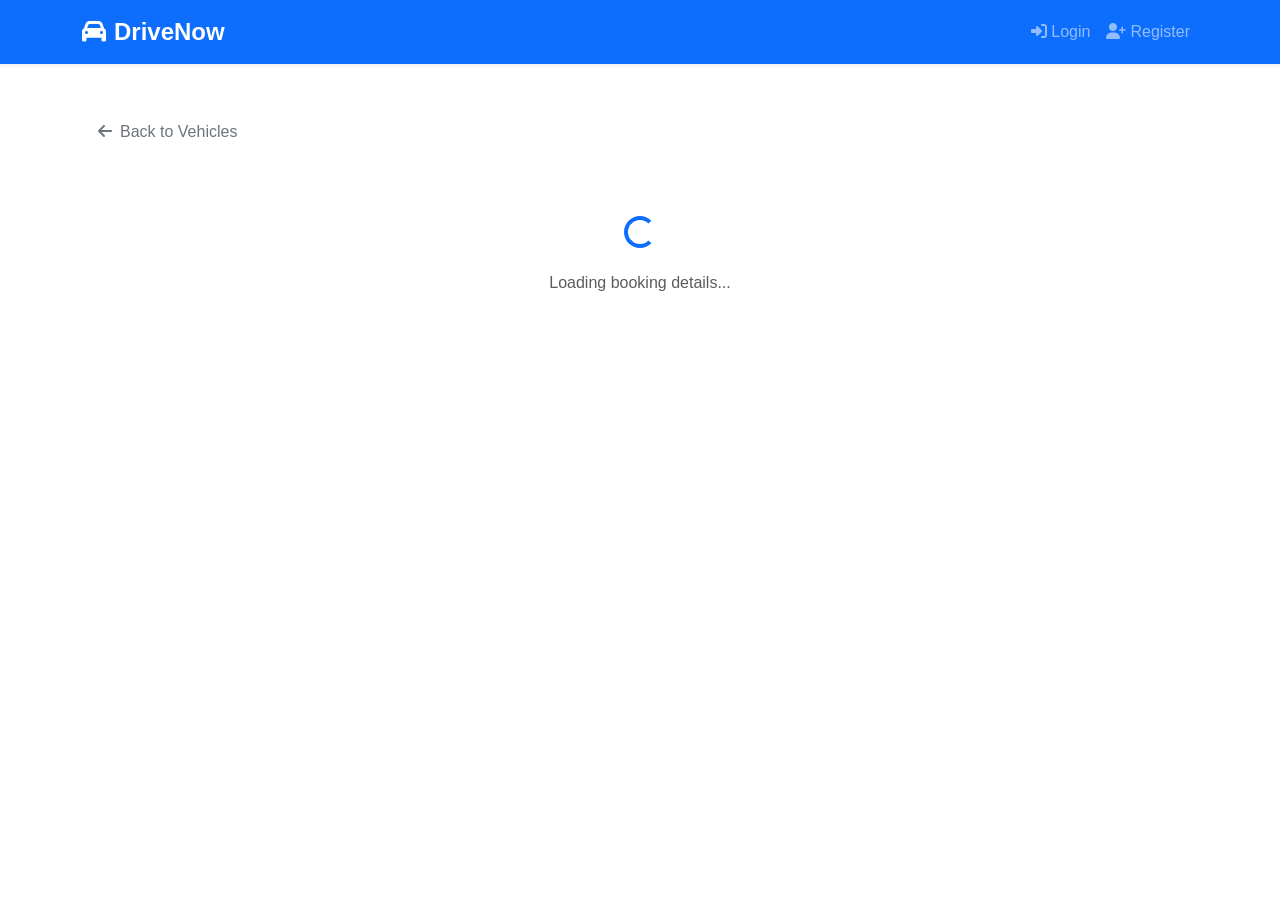
<file: booking.html>
<!DOCTYPE html>
<html lang="en">
<head>
  <meta charset="UTF-8">
  <meta name="viewport" content="width=device-width, initial-scale=1.0">
  <title>Book Vehicle - DriveNow</title>
  <link href="css/normalize_css.css" rel="stylesheet">
  <link href="https://cdn.jsdelivr.net/npm/bootstrap@5.3.2/dist/css/bootstrap.min.css" rel="stylesheet">
  <link href="https://cdnjs.cloudflare.com/ajax/libs/font-awesome/6.4.0/css/all.min.css" rel="stylesheet">
  <link href="css/custom.css" rel="stylesheet">
</head>
<body>
<!-- Navigation -->
<nav class="navbar navbar-expand-lg navbar-dark bg-primary shadow-sm">
  <div class="container">
    <a class="navbar-brand fw-bold" href="/">
      <i class="fas fa-car me-2"></i>DriveNow
    </a>
    <div class="navbar-nav ms-auto" id="authNav">
      <!-- Dynamic auth links -->
    </div>
  </div>
</nav>

<div class="container my-5">
  <div class="row">
    <div class="col-12">
      <div id="alert-container"></div>
      <a href="/" class="btn btn-outline-secondary mb-3">
        <i class="fas fa-arrow-left me-2"></i>Back to Vehicles
      </a>
    </div>
  </div>

  <div class="row" id="bookingContent">
    <!-- Dynamic booking content -->
    <div class="col-12 text-center py-5">
      <div class="spinner-border text-primary" role="status">
        <span class="visually-hidden"></span>
      </div>
      <p class="mt-3 text-muted">Loading booking details...</p>
    </div>
  </div>
</div>

<script src="js/jquery-3.6.0.min.js"></script>
<script src="https://cdn.jsdelivr.net/npm/bootstrap@5.3.2/dist/js/bootstrap.bundle.min.js"></script>
<script src="js/app.js"></script>
<script>
  $(document).ready(function() {
      checkAuthStatus();
      if (!isAuthenticated()) {
          window.location.href = '/login.html';
          return;
      }
      loadBookingForm();
  });

  function loadBookingForm() {
      const vehicleId = sessionStorage.getItem('selectedVehicleId');
      if (!vehicleId) {
          showAlert('No vehicle selected. Please choose a vehicle first.', 'warning');
          setTimeout(() => window.location.href = '/', 2000);
          return;
      }

      // Load vehicle details
      $.ajax({
          url: `http://localhost:8080/api/vehicles/${vehicleId}`,
          method: 'GET',
          success: function(vehicle) {
              displayVehicleDetails(vehicle);
              setupBookingForm(vehicle);
          },
          error: function() {
              showAlert('Failed to load vehicle details', 'danger');
              setTimeout(() => window.location.href = '/', 2000);
          }
      });

      // Load saved dates if available
      const savedDates = sessionStorage.getItem('bookingDates');
      if (savedDates) {
          const dates = JSON.parse(savedDates);
          $('#pickupDate').val(dates.pickupDate);
          $('#returnDate').val(dates.returnDate);
          calculateRentalCost();
      }
  }

  function displayVehicleDetails(vehicle) {
      const modelParts = vehicle.model.split(' ');
      const make = modelParts[0];
      const model = modelParts.slice(1).join(' ');

      $('#bookingContent').html(`
          <div class="col-lg-4">
              <div class="card sticky-top" style="top: 20px;">
                  <div class="card-header bg-primary text-white">
                      <h5 class="mb-0"><i class="fas fa-car me-2"></i>Selected Vehicle</h5>
                  </div>
                  <div class="card-body text-center">
                      <img src="${vehicle.imageUrl || '/images/default-car.jpg'}"
                           class="img-fluid mb-3 rounded" style="height: 200px; object-fit: cover;"
                           alt="${vehicle.model}">
                      <h5 class="mb-2">${make} ${model}</h5>
                      <div class="small text-muted mb-2">${vehicle.year} • ${vehicle.category}</div>
                      <div class="mb-3">
                          <span class="badge bg-secondary me-1">${vehicle.fuelType}</span>
                          <span class="badge bg-light text-dark">${vehicle.seats} seats</span>
                      </div>
                      <div class="h5 text-primary mb-2">$${vehicle.rentPrice || 0}<small>/day</small></div>
                      <div class="text-muted small">${vehicle.licensePlate}</div>
                  </div>
              </div>
          </div>

          <div class="col-lg-8">
              <div class="card shadow-sm">
                  <div class="card-header bg-light">
                      <h4 class="mb-0"><i class="fas fa-calendar-check me-2"></i>Booking Details</h4>
                  </div>
                  <div class="card-body">
                      <form id="bookingForm" novalidate>
                          <input type="hidden" id="vehicleId" name="vehicle.vehicleId" value="${vehicle.vehicleId}">

                          <div class="row g-3">
                              <div class="col-md-6">
                                  <label class="form-label">Pickup Date *</label>
                                  <input type="date" class="form-control" id="pickupDate" name="pickupDate" required>
                              </div>
                              <div class="col-md-6">
                                  <label class="form-label">Return Date *</label>
                                  <input type="date" class="form-control" id="returnDate" name="returnDate" required>
                              </div>

                              <div class="col-12">
                                  <label class="form-label">Special Requirements</label>
                                  <textarea class="form-control" id="requirements" name="requirements"
                                            rows="2" placeholder="Any special requirements..."></textarea>
                              </div>
                          </div>

                          <div class="mt-4 p-3 bg-light rounded">
                              <h6 class="mb-3">Rental Summary</h6>
                              <div class="row">
                                  <div class="col-md-6">
                                      <div class="small">
                                          <div class="d-flex justify-content-between mb-2">
                                              <span>Rental Period</span>
                                              <span id="rentalDays" class="fw-bold">0 days</span>
                                          </div>
                                          <div class="d-flex justify-content-between">
                                              <span>Dates</span>
                                              <span id="dateRange" class="text-muted small"></span>
                                          </div>
                                      </div>
                                  </div>
                                  <div class="col-md-6">
                                      <div class="h5 text-primary text-end mb-0" id="totalAmount">$0.00</div>
                                      <div class="text-end small text-muted">Total Amount</div>
                                  </div>
                              </div>
                          </div>

                          <div class="mt-4">
                              <button type="submit" class="btn btn-success btn-lg w-100" id="submitBooking">
                                  <i class="fas fa-lock me-2"></i>Confirm Booking
                              </button>
                          </div>
                      </form>
                  </div>
              </div>
          </div>
      `);

      // Setup event handlers after DOM is ready
      setupDateHandlers();
  }

  function setupBookingForm(vehicle) {
      // Store vehicle data for calculations
      sessionStorage.setItem('selectedVehicle', JSON.stringify(vehicle));

      // Set minimum dates
      const today = new Date().toISOString().split('T')[0];
      $('#pickupDate, #returnDate').attr('min', today);

      // Form submission
      $('#bookingForm').on('submit', function(e) {
          e.preventDefault();
          if (!validateBookingForm()) return;
          createBooking();
      });

      calculateRentalCost();
  }

  function setupDateHandlers() {
      $('#pickupDate').on('change', function() {
          const pickupDate = $(this).val();
          $('#returnDate').attr('min', pickupDate || new Date().toISOString().split('T')[0]);
          if ($('#returnDate').val() && $('#returnDate').val() < pickupDate) {
              $('#returnDate').val('');
          }
          calculateRentalCost();
      });

      $('#returnDate').on('change', function() {
          calculateRentalCost();
      });
  }

  function validateBookingForm() {
      const pickupDate = $('#pickupDate').val();
      const returnDate = $('#returnDate').val();
      const form = $('#bookingForm')[0];

      if (!form.checkValidity()) {
          form.classList.add('was-validated');
          showAlert('Please fill in all required fields', 'warning');
          return false;
      }

      if (!pickupDate || !returnDate) {
          showAlert('Please select pickup and return dates', 'warning');
          return false;
      }

      if (new Date(pickupDate) >= new Date(returnDate)) {
          showAlert('Return date must be after pickup date', 'warning');
          return false;
      }

      return true;
  }

  function calculateRentalCost() {
      const vehicle = JSON.parse(sessionStorage.getItem('selectedVehicle') || '{}');
      const pickupDate = $('#pickupDate').val();
      const returnDate = $('#returnDate').val();

      if (!vehicle.rentPrice || !pickupDate || !returnDate) {
          $('#totalAmount').text('$0.00');
          $('#rentalDays').text('0 days');
          return;
      }

      const start = new Date(pickupDate);
      const end = new Date(returnDate);
      const days = Math.ceil((end - start) / (1000 * 60 * 60 * 24));

      const total = vehicle.rentPrice.multiply(BigDecimal.valueOf(days)); // Note: JS BigDecimal simulation
      const totalJs = (vehicle.rentPrice || 0) * days;

      $('#rentalDays').text(`${days} ${days === 1 ? 'day' : 'days'}`);
      $('#dateRange').text(`${formatDate(pickupDate)} - ${formatDate(returnDate)}`);
      $('#totalAmount').text(formatCurrency(totalJs));

      // Update form data
      $('#pickupDate').val(pickupDate);
      $('#returnDate').val(returnDate);
  }

  function createBooking() {
      const vehicle = JSON.parse(sessionStorage.getItem('selectedVehicle') || '{}');
      const formData = {
          date: new Date().toISOString().split('T')[0],
          pickupDate: $('#pickupDate').val(),
          returnDate: $('#returnDate').val(),
          vehicle: {
              vehicleId: vehicle.vehicleId
          },
          requirements: $('#requirements').val() || ''
          // Note: No driverRequired or locations in your DTO
      };

      const $btn = $('#submitBooking');
      const originalText = $btn.html();
      setLoadingState($btn, true);

      $.ajax({
          url: 'http://localhost:8080/api/bookings',
          method: 'POST',
          contentType: 'application/json',
          headers: getAuthHeaders(),
          data: JSON.stringify(formData),
          success: function(booking) {
              showAlert('Booking created successfully! ID: ' + booking.rentId, 'success');
              sessionStorage.removeItem('selectedVehicleId');
              sessionStorage.removeItem('bookingDates');
              sessionStorage.removeItem('selectedVehicle');

              setTimeout(() => {
                  window.location.href = `/my-bookings.html?newBooking=${booking.rentId}`;
              }, 2000);
          },
          error: function(xhr) {
              let message = 'Booking failed. Please try again.';
              if (xhr.responseJSON && xhr.responseJSON.message) {
                  message = xhr.responseJSON.message;
              }
              showAlert(message, 'danger');
          },
          complete: function() {
              setLoadingState($btn, false);
              $btn.html(originalText);
          }
      });
  }
</script>
</body>
</html>
</file>
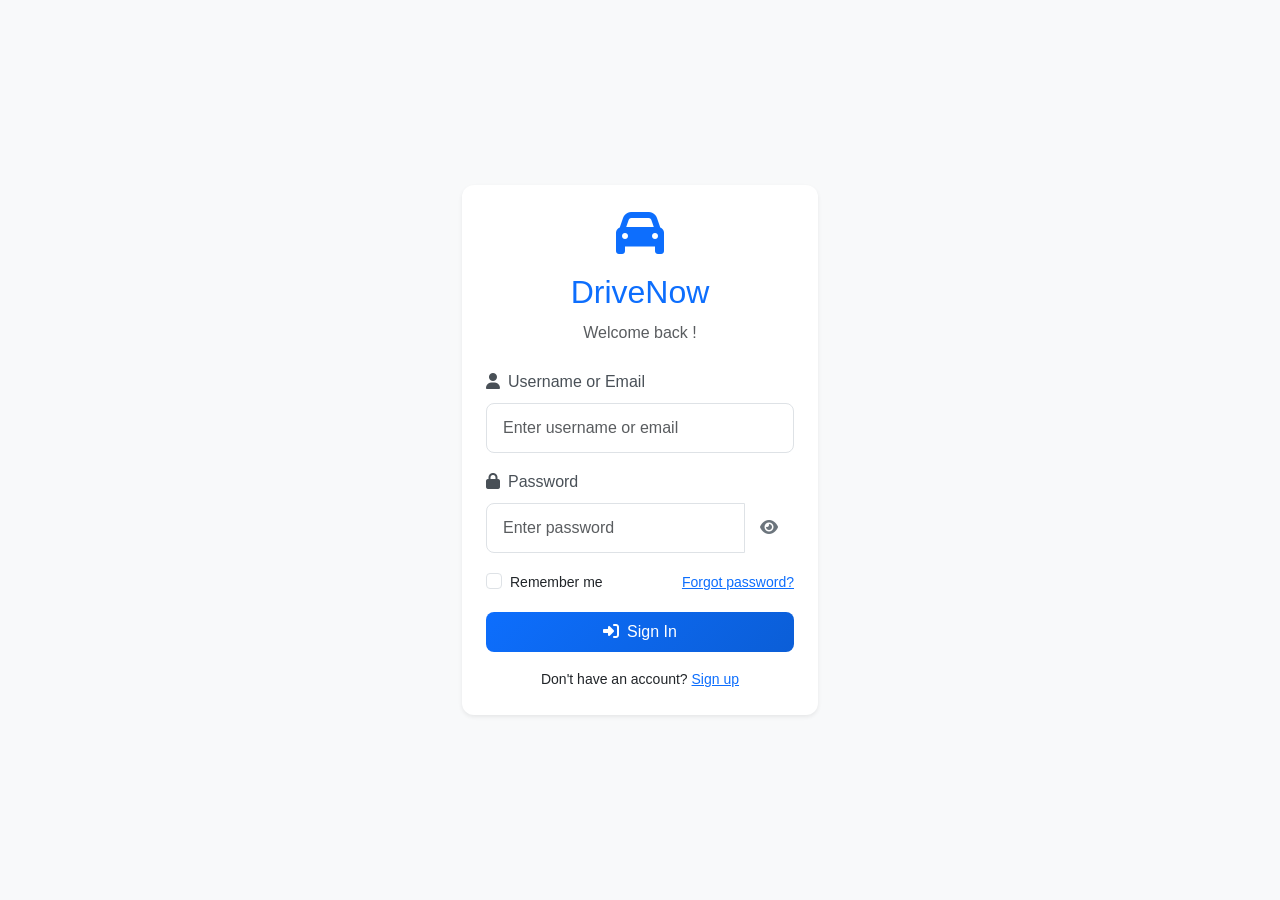
<file: login.html>
<!DOCTYPE html>
<html lang="en">
<head>
  <meta charset="UTF-8">
  <meta name="viewport" content="width=device-width, initial-scale=1.0">
  <title>Login - DriveNow</title>
  <link href="css/normalize_css.css" rel="stylesheet">
  <link href="https://cdn.jsdelivr.net/npm/bootstrap@5.3.2/dist/css/bootstrap.min.css" rel="stylesheet">
  <link href="https://cdnjs.cloudflare.com/ajax/libs/font-awesome/6.4.0/css/all.min.css" rel="stylesheet">
  <link href="css/custom.css" rel="stylesheet">
</head>
<body class="bg-light">
<div class="container">
  <div class="row justify-content-center align-items-center min-vh-100">
    <div class="col-md-6 col-lg-4">
      <div class="card shadow-sm">
        <div class="card-body p-4">
          <div class="text-center mb-4">
            <i class="fas fa-car fa-3x text-primary mb-3"></i>
            <h2 class="text-primary">DriveNow</h2>
            <p class="text-muted">Welcome back !</p>
          </div>

          <form id="loginForm" novalidate>
            <div class="mb-3">
              <label for="usernameOrEmail" class="form-label">
                <i class="fas fa-user me-2"></i>Username or Email
              </label>
              <input type="text" class="form-control" id="usernameOrEmail"
                     name="usernameOrEmail" required
                     placeholder="Enter username or email">
              <div class="invalid-feedback">
                Please enter your username or email
              </div>
            </div>

            <div class="mb-3">
              <label for="password" class="form-label">
                <i class="fas fa-lock me-2"></i>Password
              </label>
              <div class="input-group">
                <input type="password" class="form-control" id="password"
                       name="password" required minlength="6" placeholder="Enter password">
                <button class="btn btn-outline-secondary" type="button" id="togglePassword">
                  <i class="fas fa-eye"></i>
                </button>
              </div>
              <div class="invalid-feedback">
                Password must be at least 6 characters
              </div>
            </div>

            <div class="d-flex justify-content-between align-items-center mb-3">
              <div class="form-check">
                <input class="form-check-input" type="checkbox" id="rememberMe">
                <label class="form-check-label small" for="rememberMe">
                  Remember me
                </label>
              </div>
              <a href="#" class="text-primary small">Forgot password?</a>
            </div>

            <button type="submit" class="btn btn-primary w-100 mb-3">
              <i class="fas fa-sign-in-alt me-2"></i>Sign In
            </button>
          </form>

          <div class="text-center">
            <p class="mb-0 small">Don't have an account?
              <a href="/register.html" class="text-primary">Sign up </a>
            </p>
          </div>

          <div id="alert-container"></div>
        </div>
      </div>
    </div>
  </div>
</div>

<script src="js/jquery-3.6.0.min.js"></script>
<script src="https://cdn.jsdelivr.net/npm/bootstrap@5.3.2/dist/js/bootstrap.bundle.min.js"></script>
<script src="js/app.js"></script>
<script>
  $(document).ready(function() {
      setupLoginForm();
  });

  function setupLoginForm() {
      // Password toggle
      $('#togglePassword').click(function() {
          const $password = $('#password');
          const type = $password.attr('type') === 'password' ? 'text' : 'password';
          $password.attr('type', type);
          $(this).find('i').toggleClass('fa-eye fa-eye-slash');
      });

      // Remember me functionality
      if (localStorage.getItem('rememberMe') === 'true') {
          $('#rememberMe').prop('checked', true);
          $('#usernameOrEmail').val(localStorage.getItem('lastUsername') || '');
      }

      // Form submission
      $('#loginForm').on('submit', function(e) {
          e.preventDefault();
          if (!validateLoginForm()) return;
          performLogin();
      });
  }

  function validateLoginForm() {
      const $form = $('#loginForm');
      const usernameOrEmail = $('#usernameOrEmail').val().trim();
      const password = $('#password').val();

      if (!usernameOrEmail || !password) {
          showAlert('Please fill in all fields', 'warning');
          return false;
      }

      if (password.length < 6) {
          showAlert('Password must be at least 6 characters', 'warning');
          return false;
      }

      return true;
  }

  function performLogin() {
      const credentials = {
          usernameOrEmail: $('#usernameOrEmail').val().trim(),
          password: $('#password').val()
      };

      const rememberMe = $('#rememberMe').is(':checked');
      const $btn = $('button[type="submit"]');
      const originalText = $btn.html();

      setLoadingState($btn, true);

      $.ajax({
          url: 'http://localhost:8080/api/auth/login',
          method: 'POST',
          contentType: 'application/json',
          data: JSON.stringify(credentials),
          success: function(response) {
              // Store authentication data
              localStorage.setItem('jwtToken', response.token);
              localStorage.setItem('currentUser', JSON.stringify({
                  username: response.username,
                  roles: response.roles
              }));

              if (rememberMe) {
                  localStorage.setItem('rememberMe', 'true');
                  localStorage.setItem('lastUsername', credentials.usernameOrEmail);
              } else {
                  localStorage.removeItem('rememberMe');
                  localStorage.removeItem('lastUsername');
              }

              showAlert('Login successful! Redirecting...', 'success');

              // Redirect based on role
              const roles = response.roles;
              if (roles && roles.includes('ROLE_ADMIN')) {
                  setTimeout(() => window.location.href = '/admin.html', 1500);
              } else {
                  setTimeout(() => window.location.href = '/my-bookings.html', 1500);
              }
          },
          error: function(xhr) {
              let message = 'Login failed. Please check your credentials.';
              if (xhr.responseJSON && xhr.responseJSON.message) {
                  message = xhr.responseJSON.message;
              }
              showAlert(message, 'danger');
          },
          complete: function() {
              setLoadingState($btn, false);
              $btn.html(originalText);
          }
      });
  }
</script>
</body>
</html>
</file>
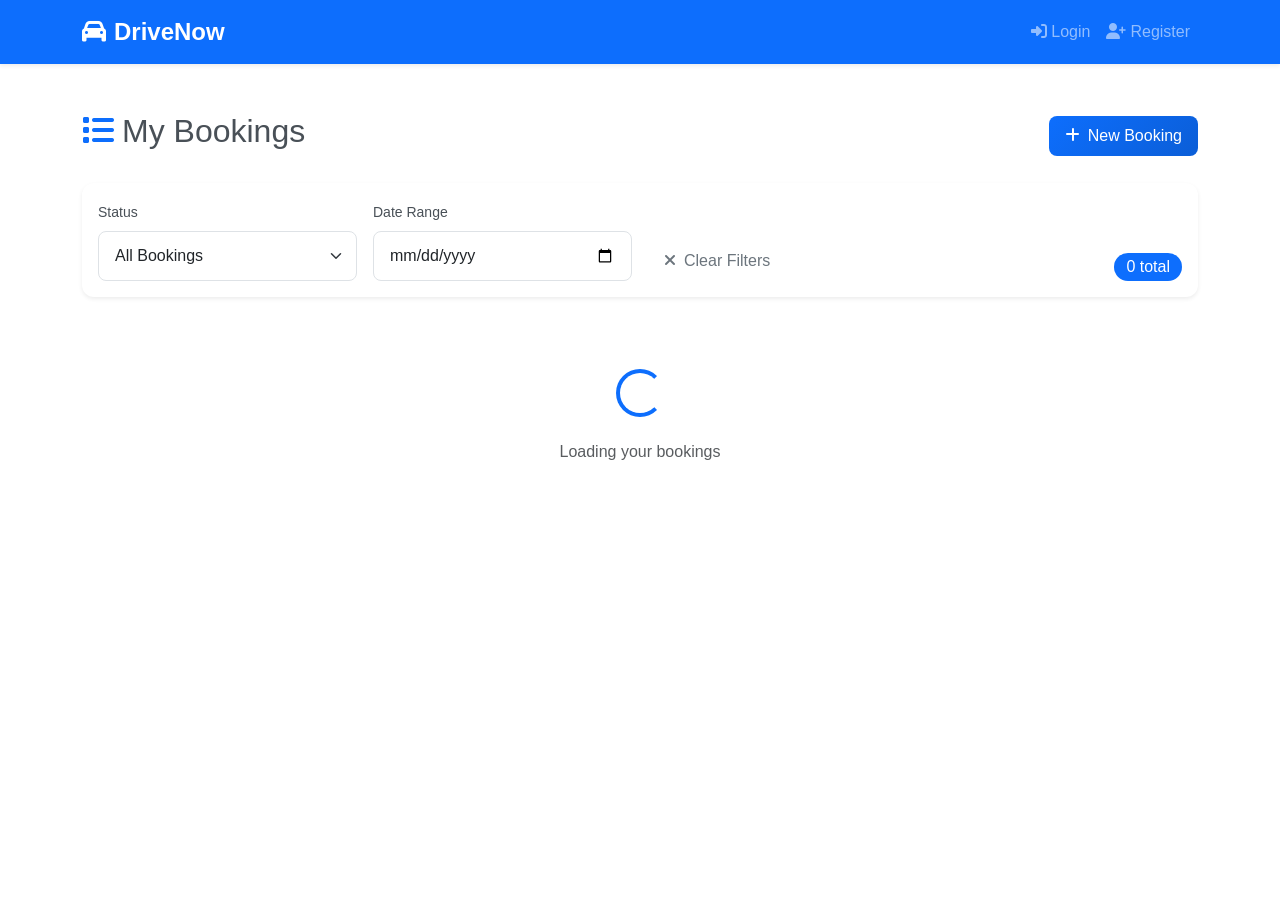
<file: my-bookings.html>
<!DOCTYPE html>
<html lang="en">
<head>
    <meta charset="UTF-8">
    <meta name="viewport" content="width=device-width, initial-scale=1.0">
    <title>My Bookings - DriveNow</title>
    <link href="css/normalize_css.css" rel="stylesheet">
    <link href="https://cdn.jsdelivr.net/npm/bootstrap@5.3.2/dist/css/bootstrap.min.css" rel="stylesheet">
    <link href="https://cdnjs.cloudflare.com/ajax/libs/font-awesome/6.4.0/css/all.min.css" rel="stylesheet">
    <link href="css/custom.css" rel="stylesheet">
</head>
<body>
<!-- Navigation -->
<nav class="navbar navbar-expand-lg navbar-dark bg-primary shadow-sm">
    <div class="container">
        <a class="navbar-brand fw-bold" href="/">
            <i class="fas fa-car me-2"></i>DriveNow
        </a>
        <div class="navbar-nav ms-auto" id="authNav">
            <!-- Dynamic auth links -->
        </div>
    </div>
</nav>

<div class="container my-5">
    <div class="row">
        <div class="col-12">
            <div id="alert-container"></div>
            <div class="d-flex justify-content-between align-items-center mb-4">
                <h2><i class="fas fa-list me-2 text-primary"></i>My Bookings</h2>
                <a href="/booking.html" class="btn btn-primary">
                    <i class="fas fa-plus me-2"></i>New Booking
                </a>
            </div>

            <!-- Filters -->
            <div class="card mb-4 shadow-sm">
                <div class="card-body">
                    <div class="row g-3 align-items-end">
                        <div class="col-md-3">
                            <label class="form-label small">Status</label>
                            <select class="form-select" id="statusFilter">
                                <option value="">All Bookings</option>
                                <option value="PENDING">Pending Approval</option>
                                <option value="APPROVED">Approved</option>
                                <option value="CANCELLED">Cancelled</option>
                            </select>
                        </div>
                        <div class="col-md-3">
                            <label class="form-label small">Date Range</label>
                            <input type="date" class="form-control" id="dateFilter">
                        </div>
                        <div class="col-md-3">
                            <button class="btn btn-outline-secondary" id="clearFilters">
                                <i class="fas fa-times me-2"></i>Clear Filters
                            </button>
                        </div>
                        <div class="col-md-3 text-end">
                            <span class="badge bg-primary fs-6" id="bookingCount">0 total</span>
                        </div>
                    </div>
                </div>
            </div>

            <!-- Bookings Grid -->
            <div class="row g-4" id="bookingsGrid">
                <div class="col-12">
                    <div class="text-center py-5">
                        <div class="spinner-border text-primary mb-3" role="status" style="width: 3rem; height: 3rem;">
                            <span class="visually-hidden">Loading bookings...</span>
                        </div>
                        <p class="text-muted">Loading your bookings</p>
                    </div>
                </div>
            </div>

            <!-- Empty State -->
            <div id="emptyState" class="row g-4" style="display: none;">
                <div class="col-12 text-center py-5">
                    <i class="fas fa-calendar-times fa-3x text-muted mb-3"></i>
                    <h4 class="text-muted mb-2">No bookings yet</h4>
                    <p class="text-muted mb-4">Start your journey with DriveNow by booking your first vehicle</p>
                    <a href="/booking.html" class="btn btn-primary btn-lg">
                        <i class="fas fa-car me-2"></i>Book a Vehicle
                    </a>
                </div>
            </div>
        </div>
    </div>
</div>

<script src="js/jquery-3.6.0.min.js"></script>
<script src="https://cdn.jsdelivr.net/npm/bootstrap@5.3.2/dist/js/bootstrap.bundle.min.js"></script>
<script src="js/app.js"></script>
<script>
    $(document).ready(function() {
        checkAuthStatus();
        if (!isAuthenticated()) {
            window.location.href = '/login.html';
            return;
        }

        loadUserBookings();
        setupFilters();
    });

    let allBookings = [];
    let filteredBookings = [];

    function loadUserBookings() {
        $.ajax({
            url: 'http://localhost:8080/api/bookings/user',
            method: 'GET',
            headers: getAuthHeaders(),
            success: function(bookings) {
                allBookings = bookings;
                filteredBookings = bookings;
                renderBookings(bookings);
                updateStats(bookings.length);

                // Check for new booking parameter
                const urlParams = new URLSearchParams(window.location.search);
                const newBookingId = urlParams.get('newBooking');
                if (newBookingId) {
                    showAlert(`Booking #${newBookingId} created successfully!`, 'success');
                    highlightNewBooking(newBookingId);
                }
            },
            error: function() {
                showAlert('Failed to load your bookings', 'danger');
                $('#bookingsGrid').html(`
                    <div class="col-12">
                        <div class="alert alert-danger">
                            <i class="fas fa-exclamation-triangle me-2"></i>
                            Unable to load bookings. Please try again.
                        </div>
                    </div>
                `);
            }
        });
    }

    function renderBookings(bookings) {
        if (bookings.length === 0) {
            $('#bookingsGrid').hide();
            $('#emptyState').show();
            return;
        }

        $('#emptyState').hide();
        $('#bookingsGrid').show().html('');

        bookings.forEach(function(booking) {
            const statusConfig = getStatusConfig(booking.status);
            const modelParts = booking.vehicle.model.split(' ');
            const make = modelParts[0];
            const model = modelParts.slice(1).join(' ');
            const days = calculateRentalDays(booking.pickupDate, booking.returnDate);

            const bookingCard = `
                <div class="col-xl-4 col-lg-6 col-md-12">
                    <div class="card h-100 booking-card ${statusConfig.color} shadow-sm">
                        <div class="card-body">
                            <!-- Header -->
                            <div class="d-flex justify-content-between align-items-start mb-3">
                                <div>
                                    <h6 class="mb-1">${make} ${model}</h6>
                                    <small class="text-muted">${booking.vehicle.year} • ${booking.vehicle.category}</small>
                                </div>
                                <div class="text-end">
                                    <span class="badge ${statusConfig.badgeClass} mb-1 d-block fs-6">
                                        ${statusConfig.icon} ${statusConfig.label}
                                    </span>
                                    <small class="text-muted">ID: #${booking.rentId}</small>
                                </div>
                            </div>

                            <!-- Vehicle Image -->
                            <div class="text-center mb-3">
                                <img src="${booking.vehicle.imageUrl || '/images/default-car.jpg'}"
                                     class="rounded" style="height: 120px; width: 100%; object-fit: cover;"
                                     alt="${booking.vehicle.model}">
                            </div>

                            <!-- Details -->
                            <div class="mb-3">
                                <div class="row g-2 small">
                                    <div class="col-6">
                                        <div class="text-muted">Pickup</div>
                                        <div class="fw-medium">${formatDate(booking.pickupDate)}</div>
                                    </div>
                                    <div class="col-6">
                                        <div class="text-muted">Return</div>
                                        <div class="fw-medium">${formatDate(booking.returnDate)}</div>
                                    </div>
                                    <div class="col-6">
                                        <div class="text-muted">Duration</div>
                                        <div class="fw-medium">${days} ${days === 1 ? 'day' : 'days'}</div>
                                    </div>
                                    <div class="col-6">
                                        <div class="text-muted">Total</div>
                                        <div class="h6 text-primary mb-0">${formatCurrency(booking.payment)}</div>
                                    </div>
                                </div>
                            </div>

                            <!-- Actions -->
                            <div class="mt-auto">
                                <div class="btn-group w-100" role="group">
                                    <button class="btn btn-outline-primary btn-sm flex-fill"
                                            onclick="viewBookingDetails(${booking.rentId})">
                                        <i class="fas fa-eye me-1"></i>View Details
                                    </button>
                                    ${booking.status === 'PENDING' ?
                                        `<button class="btn btn-outline-danger btn-sm flex-fill"
                                                 onclick="confirmCancel(${booking.rentId}, '${booking.vehicle.model}')">
                                            <i class="fas fa-times me-1"></i>Cancel
                                        </button>` : ''}
                                </div>
                            </div>
                        </div>
                    </div>
                </div>
            `;
            $('#bookingsGrid').append(bookingCard);
        });
    }

    function setupFilters() {
        $('#statusFilter').on('change', applyFilters);
        $('#dateFilter').on('change', applyFilters);
        $('#clearFilters').on('click', function() {
            $('#statusFilter').val('');
            $('#dateFilter').val('');
            applyFilters();
        });
    }

    function applyFilters() {
        const statusFilter = $('#statusFilter').val();
        const dateFilter = $('#dateFilter').val();

        filteredBookings = allBookings.filter(function(booking) {
            let matches = true;

            if (statusFilter && booking.status !== statusFilter) {
                matches = false;
            }

            if (dateFilter && booking.pickupDate !== dateFilter) {
                matches = false;
            }

            return matches;
        });

        renderBookings(filteredBookings);
        updateStats(filteredBookings.length);
    }

    function updateStats(count) {
        const totalText = count === 1 ? 'booking' : 'bookings';
        $('#bookingCount').text(`${count} ${totalText}`);
    }

    function highlightNewBooking(bookingId) {
        $(`.booking-card:has([onclick*="${bookingId}"])`).addClass('border-primary');
        setTimeout(() => {
            $(`.booking-card:has([onclick*="${bookingId}"])`).removeClass('border-primary');
        }, 5000);
    }

    function viewBookingDetails(bookingId) {
        window.location.href = `booking-details.html?id=${bookingId}`;
    }

    function confirmCancel(bookingId, vehicleName) {
        if (confirm(`Are you sure you want to cancel your booking for ${vehicleName}?\nThis action cannot be undone.`)) {
            cancelBooking(bookingId);
        }
    }

    function cancelBooking(bookingId) {
        const $btn = $(`button[onclick*="cancelBooking(${bookingId})"]`);
        const originalText = $btn.html();

        setLoadingState($btn, true);

        $.ajax({
            url: `http://localhost:8080/api/bookings/${bookingId}/cancel`,
            method: 'PUT',
            headers: getAuthHeaders(),
            success: function(updatedBooking) {
                showAlert('Booking cancelled successfully', 'success');
                loadUserBookings(); // Refresh the list
            },
            error: function() {
                showAlert('Failed to cancel booking. Please try again.', 'danger');
            },
            complete: function() {
                setLoadingState($btn, false);
                $btn.html(originalText);
            }
        });
    }

    function getStatusConfig(status) {
        const config = {
            'PENDING': {
                label: 'Pending',
                color: 'border-warning',
                badgeClass: 'bg-warning text-dark',
                icon: '<i class="fas fa-clock me-1"></i>'
            },
            'APPROVED': {
                label: 'Approved',
                color: 'border-success',
                badgeClass: 'bg-success',
                icon: '<i class="fas fa-check-circle me-1"></i>'
            },
            'CANCELLED': {
                label: 'Cancelled',
                color: 'border-secondary',
                badgeClass: 'bg-secondary',
                icon: '<i class="fas fa-times-circle me-1"></i>'
            }
        };
        return config[status] || config['PENDING'];
    }

    function calculateRentalDays(startDate, endDate) {
        const start = new Date(startDate);
        const end = new Date(endDate);
        const diffTime = Math.abs(end - start);
        return Math.ceil(diffTime / (1000 * 60 * 60 * 24));
    }
</script>
</body>
</html>
</file>
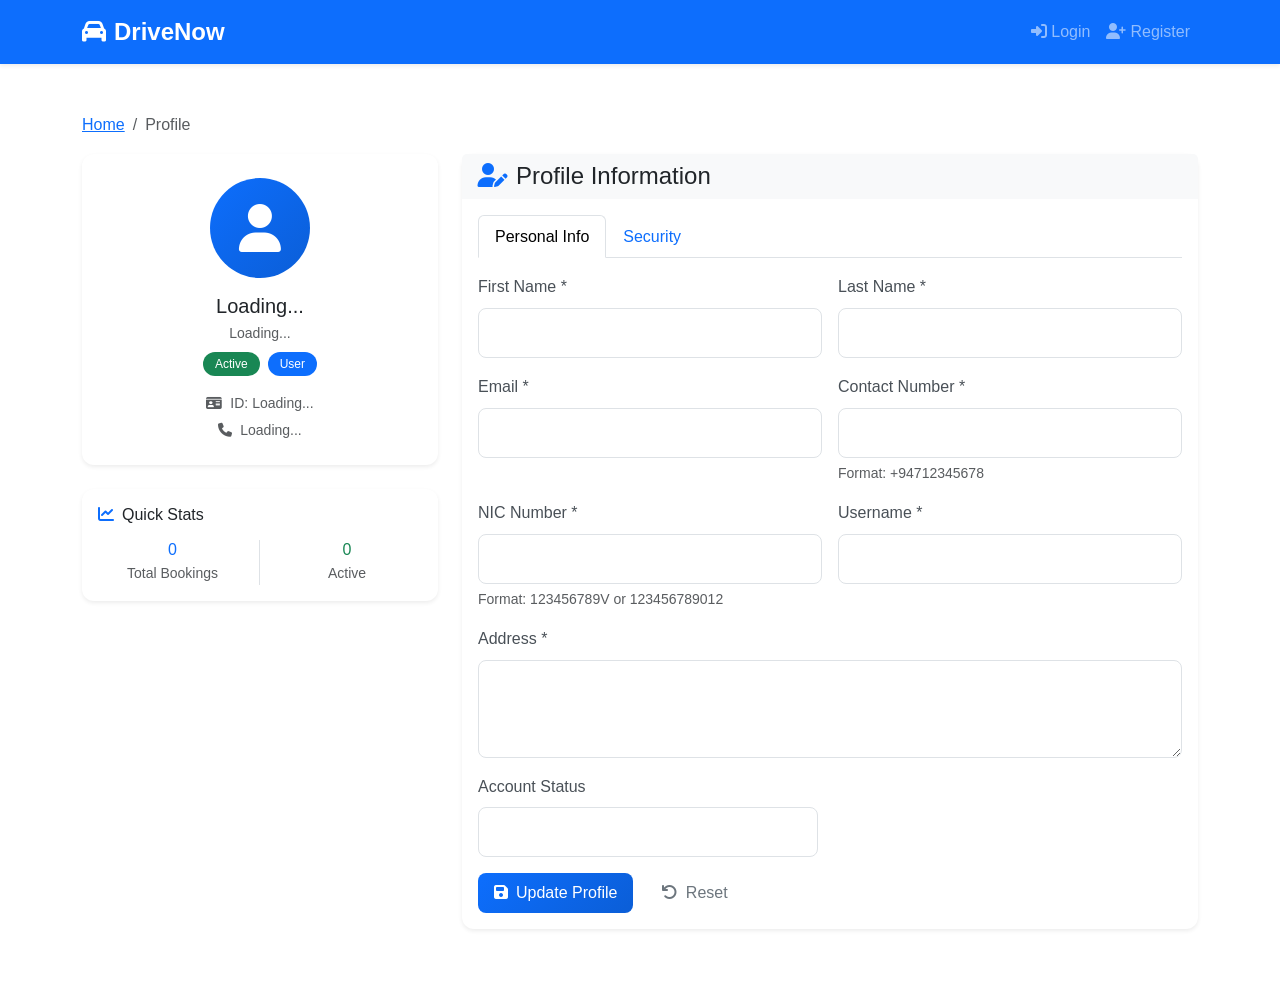
<file: profile.html>
<!DOCTYPE html>
<html lang="en">
<head>
    <meta charset="UTF-8">
    <meta name="viewport" content="width=device-width, initial-scale=1.0">
    <title>Profile - DriveNow</title>
    <link href="css/normalize_css.css" rel="stylesheet">
    <link href="https://cdn.jsdelivr.net/npm/bootstrap@5.3.2/dist/css/bootstrap.min.css" rel="stylesheet">
    <link href="https://cdnjs.cloudflare.com/ajax/libs/font-awesome/6.4.0/css/all.min.css" rel="stylesheet">
    <link href="css/custom.css" rel="stylesheet">
</head>
<body>
<!-- Navigation -->
<nav class="navbar navbar-expand-lg navbar-dark bg-primary shadow-sm">
    <div class="container">
        <a class="navbar-brand fw-bold" href="/">
            <i class="fas fa-car me-2"></i>DriveNow
        </a>
        <div class="navbar-nav ms-auto" id="authNav">
            <!-- Dynamic auth links -->
        </div>
    </div>
</nav>

<div class="container my-5">
    <div class="row">
        <div class="col-12">
            <div id="alert-container"></div>
            <nav aria-label="breadcrumb">
                <ol class="breadcrumb">
                    <li class="breadcrumb-item"><a href="/">Home</a></li>
                    <li class="breadcrumb-item active" aria-current="page">Profile</li>
                </ol>
            </nav>
        </div>
    </div>

    <div class="row">
        <!-- Profile Sidebar -->
        <div class="col-lg-4 mb-4">
            <div class="card shadow-sm">
                <div class="card-body text-center p-4">
                    <div class="avatar-placeholder mb-3 mx-auto" style="width: 100px; height: 100px; background: linear-gradient(135deg, var(--primary), var(--primary-dark)); border-radius: 50%; display: flex; align-items: center; justify-content: center;">
                        <i class="fas fa-user fa-3x text-white"></i>
                    </div>
                    <h5 id="profileName" class="mb-1">Loading...</h5>
                    <p id="profileEmail" class="text-muted mb-2 small">Loading...</p>
                    <div class="d-flex justify-content-center gap-2 mb-3">
                        <span id="profileStatus" class="badge bg-success">Active</span>
                        <span id="profileRole" class="badge bg-primary">User</span>
                    </div>
                    <div class="small text-muted">
                        <div class="mb-1"><i class="fas fa-id-card me-2"></i>ID: <span id="profileId">Loading...</span></div>
                        <div><i class="fas fa-phone me-2"></i><span id="profileContact">Loading...</span></div>
                    </div>
                </div>
            </div>

            <div class="card shadow-sm mt-4">
                <div class="card-body p-3">
                    <h6 class="card-title mb-3"><i class="fas fa-chart-line me-2 text-primary"></i>Quick Stats</h6>
                    <div class="row text-center">
                        <div class="col-6 border-end">
                            <div class="h6 mb-0 text-primary" id="totalBookings">0</div>
                            <small class="text-muted">Total Bookings</small>
                        </div>
                        <div class="col-6">
                            <div class="h6 mb-0 text-success" id="activeBookings">0</div>
                            <small class="text-muted">Active</small>
                        </div>
                    </div>
                </div>
            </div>
        </div>

        <!-- Profile Content -->
        <div class="col-lg-8">
            <!-- Profile Header -->
            <div class="card shadow-sm mb-4">
                <div class="card-header bg-light border-0">
                    <h4 class="mb-0"><i class="fas fa-user-edit me-2 text-primary"></i>Profile Information</h4>
                </div>
                <div class="card-body">
                    <ul class="nav nav-tabs" id="profileTabs" role="tablist">
                        <li class="nav-item" role="presentation">
                            <button class="nav-link active" id="personal-tab" data-bs-toggle="tab"
                                    data-bs-target="#personal" type="button" role="tab">Personal Info</button>
                        </li>
                        <li class="nav-item" role="presentation">
                            <button class="nav-link" id="security-tab" data-bs-toggle="tab"
                                    data-bs-target="#security" type="button" role="tab">Security</button>
                        </li>
                    </ul>

                    <div class="tab-content mt-3" id="profileTabContent">
                        <!-- Personal Information Tab -->
                        <div class="tab-pane fade show active" id="personal" role="tabpanel">
                            <form id="profileForm" novalidate>
                                <input type="hidden" id="userId" name="userId">

                                <div class="row g-3">
                                    <div class="col-md-6">
                                        <label for="firstName" class="form-label">First Name *</label>
                                        <input type="text" class="form-control" id="firstName" name="firstName" required>
                                        <div class="invalid-feedback">First name is required</div>
                                    </div>
                                    <div class="col-md-6">
                                        <label for="lastName" class="form-label">Last Name *</label>
                                        <input type="text" class="form-control" id="lastName" name="lastName" required>
                                        <div class="invalid-feedback">Last name is required</div>
                                    </div>

                                    <div class="col-md-6">
                                        <label for="email" class="form-label">Email *</label>
                                        <input type="email" class="form-control" id="email" name="email" required>
                                        <div class="invalid-feedback">Please enter a valid email</div>
                                    </div>
                                    <div class="col-md-6">
                                        <label for="contact" class="form-label">Contact Number *</label>
                                        <input type="tel" class="form-control" id="contact" name="contact"
                                               pattern="\\+?\\d{10,15}" required>
                                        <div class="form-text">Format: +94712345678</div>
                                        <div class="invalid-feedback">Please enter a valid phone number</div>
                                    </div>

                                    <div class="col-md-6">
                                        <label for="nicNo" class="form-label">NIC Number *</label>
                                        <input type="text" class="form-control" id="nicNo" name="nicNo"
                                               pattern="\\d{9}V|\\d{12}" required readonly>
                                        <div class="form-text">Format: 123456789V or 123456789012</div>
                                        <div class="invalid-feedback">Please enter a valid NIC number</div>
                                    </div>
                                    <div class="col-md-6">
                                        <label for="userName" class="form-label">Username *</label>
                                        <input type="text" class="form-control" id="userName" name="userName" required readonly>
                                        <div class="invalid-feedback">Username is required</div>
                                    </div>

                                    <div class="col-12">
                                        <label for="address" class="form-label">Address *</label>
                                        <textarea class="form-control" id="address" name="address" rows="3" required></textarea>
                                        <div class="invalid-feedback">Address is required</div>
                                    </div>

                                    <div class="col-12">
                                        <div class="row">
                                            <div class="col-md-6">
                                                <label class="form-label">Account Status</label>
                                                <input type="text" class="form-control" id="status" name="status" readonly>
                                            </div>
                                        </div>
                                    </div>

                                    <div class="col-12 mt-3">
                                        <button type="submit" class="btn btn-primary">
                                            <i class="fas fa-save me-2"></i>Update Profile
                                        </button>
                                        <button type="button" class="btn btn-outline-secondary ms-2"
                                                onclick="resetForm()">
                                            <i class="fas fa-undo me-2"></i>Reset
                                        </button>
                                    </div>
                                </div>
                            </form>
                        </div>

                        <!-- Security Tab -->
                        <div class="tab-pane fade" id="security" role="tabpanel">
                            <form id="securityForm" novalidate>
                                <div class="row g-3">
                                    <div class="col-md-6">
                                        <label for="currentPassword" class="form-label">Current Password</label>
                                        <input type="password" class="form-control" id="currentPassword"
                                               name="currentPassword" required minlength="6">
                                        <div class="invalid-feedback">Current password is required</div>
                                    </div>
                                    <div class="col-md-6">
                                        <label for="newPassword" class="form-label">New Password</label>
                                        <div class="input-group">
                                            <input type="password" class="form-control" id="newPassword"
                                                   name="newPassword" minlength="6">
                                            <button class="btn btn-outline-secondary" type="button"
                                                    id="toggleNewPassword">
                                                <i class="fas fa-eye"></i>
                                            </button>
                                        </div>
                                        <div class="form-text">Leave blank to keep current password</div>
                                    </div>

                                    <div class="col-md-6">
                                        <label for="confirmNewPassword" class="form-label">Confirm New Password</label>
                                        <input type="password" class="form-control" id="confirmNewPassword"
                                               name="confirmNewPassword" minlength="6">
                                        <div class="invalid-feedback">Passwords do not match</div>
                                    </div>

                                    <div class="col-12">
                                        <div class="form-check">
                                            <input class="form-check-input" type="checkbox" id="passwordChange">
                                            <label class="form-check-label" for="passwordChange">
                                                I want to change my password
                                            </label>
                                        </div>
                                        <div class="form-text">
                                            Changing your password will log you out of all sessions
                                        </div>
                                    </div>

                                    <div class="col-12 mt-3">
                                        <button type="submit" class="btn btn-success">
                                            <i class="fas fa-key me-2"></i>Update Password
                                        </button>
                                        <button type="button" class="btn btn-outline-secondary ms-2"
                                                onclick="resetSecurityForm()">
                                            <i class="fas fa-times me-2"></i>Cancel
                                        </button>
                                    </div>
                                </div>
                            </form>
                        </div>
                    </div>
                </div>
            </div>
        </div>
    </div>
</div>

<script src="js/jquery-3.6.0.min.js"></script>
<script src="https://cdn.jsdelivr.net/npm/bootstrap@5.3.2/dist/js/bootstrap.bundle.min.js"></script>
<script src="js/app.js"></script>
<script>
    $(document).ready(function() {
        checkAuthStatus();
        if (!isAuthenticated()) {
            window.location.href = '/login.html';
            return;
        }

        loadProfileData();
        setupProfileHandlers();
    });

    function loadProfileData() {
        // Get current user ID from stored data
        const userData = JSON.parse(localStorage.getItem('currentUser') || '{}');
        const userId = userData.userId || getUserIdFromToken();

        if (!userId) {
            showAlert('Unable to load profile data', 'danger');
            return;
        }

        $.ajax({
            url: `http://localhost:8080/api/users/${userId}`,
            method: 'GET',
            headers: getAuthHeaders(),
            success: function(user) {
                populateProfileForm(user);
                populateProfileSidebar(user);
                loadBookingStats();
            },
            error: function() {
                showAlert('Failed to load profile information', 'danger');
            }
        });
    }

    function populateProfileForm(user) {
        $('#userId').val(user.userId);
        $('#firstName').val(user.firstName || '');
        $('#lastName').val(user.lastName || '');
        $('#email').val(user.email || '');
        $('#contact').val(user.contact || '');
        $('#nicNo').val(user.nicNo || '');
        $('#userName').val(user.userName || '');
        $('#address').val(user.address || '');
        $('#status').val(user.status || 'ACTIVE');
        $('#roles').val(user.roles ? Array.from(user.roles).join(', ') : 'USER');
    }

    function populateProfileSidebar(user) {
        const initials = (user.firstName || '')[0] + (user.lastName || '')[0];
        $('#profileName').text(`${user.firstName || ''} ${user.lastName || ''}`.trim() || 'User');
        $('#profileEmail').text(user.email || 'No email');
        $('#profileContact').text(user.contact || 'No contact');
        $('#profileId').text(user.userId || 'N/A');

        const status = user.status || 'ACTIVE';
        const statusBadge = status === 'ACTIVE' ? 'bg-success' : 'bg-danger';
        $('#profileStatus').removeClass('bg-success bg-danger').addClass(statusBadge).text(status);

        const roles = user.roles ? Array.from(user.roles) : ['ROLE_USER'];
        const roleText = roles.includes('ROLE_ADMIN') ? 'Admin' : 'User';
        const roleBadge = roles.includes('ROLE_ADMIN') ? 'bg-warning' : 'bg-primary';
        $('#profileRole').removeClass('bg-primary bg-warning').addClass(roleBadge).text(roleText);
    }

    function setupProfileHandlers() {
        // Profile form submission
        $('#profileForm').on('submit', function(e) {
            e.preventDefault();
            if (!validateProfileForm()) return;
            updateProfile();
        });

        // Security form submission
        $('#securityForm').on('submit', function(e) {
            e.preventDefault();
            if (!validateSecurityForm()) return;
            updatePassword();
        });

        // Password toggle
        $('#toggleNewPassword').click(function() {
            const $password = $('#newPassword');
            const type = $password.attr('type') === 'password' ? 'text' : 'password';
            $password.attr('type', type);
            $(this).find('i').toggleClass('fa-eye fa-eye-slash');
        });

        // Password change toggle
        $('#passwordChange').on('change', function() {
            const showFields = $(this).is(':checked');
            $('#currentPassword, #newPassword, #confirmNewPassword').toggle(showFields);
            if (!showFields) {
                resetSecurityForm();
            }
        });

        // Real-time validation
        $('#confirmNewPassword').on('input', function() {
            const newPassword = $('#newPassword').val();
            const confirmPassword = $(this).val();
            if (confirmPassword && newPassword !== confirmPassword) {
                $(this).addClass('is-invalid');
            } else {
                $(this).removeClass('is-invalid');
            }
        });
    }

    function validateProfileForm() {
        const $form = $('#profileForm');
        const formData = collectProfileData();

        // Required fields
        if (!formData.firstName?.trim() || !formData.lastName?.trim() ||
            !formData.email?.trim() || !formData.contact?.trim() ||
            !formData.address?.trim()) {
            showAlert('Please fill in all required fields', 'warning');
            return false;
        }

        // Email validation
        const emailRegex = /^[^\s@]+@[^\s@]+\.[^\s@]+$/;
        if (!emailRegex.test(formData.email)) {
            showAlert('Please enter a valid email address', 'warning');
            return false;
        }

        // Phone validation
        const phoneRegex = /^\+?\d{10,15}$/;
        if (!phoneRegex.test(formData.contact)) {
            showAlert('Please enter a valid phone number (+94712345678)', 'warning');
            return false;
        }

        return true;
    }

    function validateSecurityForm() {
        const passwordChange = $('#passwordChange').is(':checked');

        if (!passwordChange) {
            return true; // No password change requested
        }

        const currentPassword = $('#currentPassword').val();
        const newPassword = $('#newPassword').val();
        const confirmPassword = $('#confirmNewPassword').val();

        if (!currentPassword || !newPassword || !confirmPassword) {
            showAlert('Please fill in all password fields', 'warning');
            return false;
        }

        if (newPassword.length < 6) {
            showAlert('New password must be at least 6 characters', 'warning');
            return false;
        }

        if (newPassword !== confirmPassword) {
            showAlert('New passwords do not match', 'warning');
            return false;
        }

        return true;
    }

    function collectProfileData() {
        return {
            userId: $('#userId').val(),
            firstName: $('#firstName').val().trim(),
            lastName: $('#lastName').val().trim(),
            email: $('#email').val().trim(),
            contact: $('#contact').val().trim(),
            nicNo: $('#nicNo').val().trim(),
            userName: $('#userName').val().trim(),
            address: $('#address').val().trim(),
            status: $('#status').val(),
            roles: $('#roles').val()
        };
    }

    function updateProfile() {
        const profileData = collectProfileData();
        const $btn = $('#profileForm button[type="submit"]');
        const originalText = $btn.html();

        setLoadingState($btn, true);

        // Remove readonly fields for submission
        const submitData = { ...profileData };
        delete submitData.status;
        delete submitData.roles;

        $.ajax({
            url: 'http://localhost:8080/api/users/me',
            method: 'PUT',
            contentType: 'application/json',
            headers: getAuthHeaders(),
            data: JSON.stringify(submitData),
            success: function(updatedUser) {
                showAlert('Profile updated successfully!', 'success');
                populateProfileForm(updatedUser);
                populateProfileSidebar(updatedUser);
            },
            error: function(xhr) {
                let message = 'Failed to update profile';
                if (xhr.responseJSON && xhr.responseJSON.message) {
                    message = xhr.responseJSON.message;
                }
                showAlert(message, 'danger');
            },
            complete: function() {
                setLoadingState($btn, false);
                $btn.html(originalText);
            }
        });
    }

    function updatePassword() {
        const passwordChange = $('#passwordChange').is(':checked');
        if (!passwordChange) {
            showAlert('Please check "I want to change my password"', 'info');
            return;
        }

        const passwordData = {
            currentPassword: $('#currentPassword').val(),
            password: $('#newPassword').val() // This will be the new password
        };

        const $btn = $('#securityForm button[type="submit"]');
        const originalText = $btn.html();

        setLoadingState($btn, true);

        // Note: You'll need to implement password change endpoint or modify existing one
        $.ajax({
            url: 'http://localhost:8080/api/users/me/password',
            method: 'PUT',
            contentType: 'application/json',
            headers: getAuthHeaders(),
            data: JSON.stringify(passwordData),
            success: function() {
                showAlert('Password updated successfully! You will be logged out for security.', 'success');
                setTimeout(() => {
                    logout();
                }, 2000);
            },
            error: function(xhr) {
                let message = 'Failed to update password';
                if (xhr.responseJSON && xhr.responseJSON.message) {
                    message = xhr.responseJSON.message;
                }
                showAlert(message, 'danger');
            },
            complete: function() {
                setLoadingState($btn, false);
                $btn.html(originalText);
            }
        });
    }

    function resetForm() {
        loadProfileData(); // Reload original data
        showAlert('Form reset to original values', 'info');
    }

    function resetSecurityForm() {
        $('#securityForm')[0].reset();
        $('#passwordChange').prop('checked', false);
        $('#currentPassword, #newPassword, #confirmNewPassword').hide();
        $('#newPassword, #confirmNewPassword').removeClass('is-invalid');
    }

    function loadBookingStats() {
        $.ajax({
            url: 'http://localhost:8080/api/bookings/user',
            method: 'GET',
            headers: getAuthHeaders(),
            success: function(bookings) {
                const total = bookings.length;
                const active = bookings.filter(b => b.status === 'APPROVED' || b.status === 'PENDING').length;

                $('#totalBookings').text(total);
                $('#activeBookings').text(active);
            },
            error: function() {
                $('#totalBookings').text('0');
                $('#activeBookings').text('0');
            }
        });
    }

    // Utility to get user ID from JWT token (if stored)
    function getUserIdFromToken() {
        const token = localStorage.getItem('jwtToken');
        if (!token) return null;

        try {
            const payload = JSON.parse(atob(token.split('.')[1]));
            return payload.userId || payload.sub;
        } catch (e) {
            return null;
        }
    }
</script>
</body>
</html>
</file>
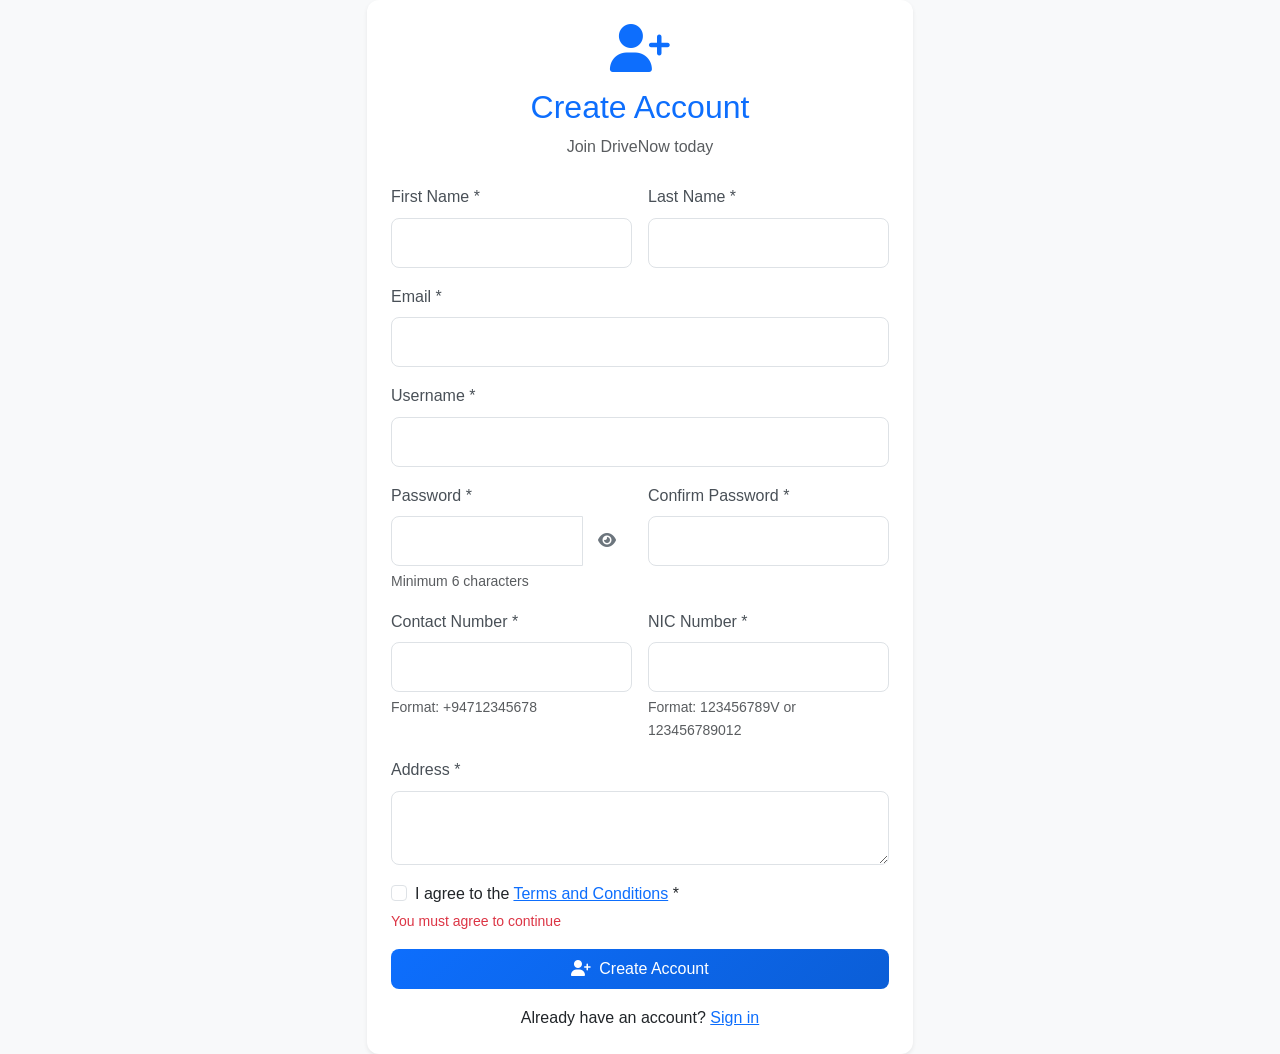
<file: register.html>
<!DOCTYPE html>
<html lang="en">
<head>
  <meta charset="UTF-8">
  <meta name="viewport" content="width=device-width, initial-scale=1.0">
  <title>Register - DriveNow</title>
  <link href="css/normalize_css.css" rel="stylesheet">
  <link href="https://cdn.jsdelivr.net/npm/bootstrap@5.3.2/dist/css/bootstrap.min.css" rel="stylesheet">
  <link href="https://cdnjs.cloudflare.com/ajax/libs/font-awesome/6.4.0/css/all.min.css" rel="stylesheet">
  <link href="css/custom.css" rel="stylesheet">
</head>
<body class="bg-light">
<div class="container">
  <div class="row justify-content-center align-items-center min-vh-100">
    <div class="col-md-8 col-lg-6">
      <div class="card shadow-sm">
        <div class="card-body p-4">
          <div class="text-center mb-4">
            <i class="fas fa-user-plus fa-3x text-primary mb-3"></i>
            <h2 class="text-primary">Create Account</h2>
            <p class="text-muted">Join DriveNow today</p>
          </div>

          <form id="registerForm" novalidate>
            <div class="row g-3">
              <div class="col-md-6">
                <label for="firstName" class="form-label">First Name *</label>
                <input type="text" class="form-control" id="firstName"
                       name="firstName" required>
                <div class="invalid-feedback">Please enter your first name</div>
              </div>
              <div class="col-md-6">
                <label for="lastName" class="form-label">Last Name *</label>
                <input type="text" class="form-control" id="lastName"
                       name="lastName" required>
                <div class="invalid-feedback">Please enter your last name</div>
              </div>

              <div class="col-12">
                <label for="email" class="form-label">Email *</label>
                <input type="email" class="form-control" id="email"
                       name="email" required>
                <div class="invalid-feedback">Please enter a valid email address</div>
              </div>

              <div class="col-12">
                <label for="userName" class="form-label">Username *</label>
                <input type="text" class="form-control" id="userName"
                       name="userName" required minlength="3">
                <div class="invalid-feedback">Username must be at least 3 characters</div>
              </div>

              <div class="col-md-6">
                <label for="password" class="form-label">Password *</label>
                <div class="input-group">
                  <input type="password" class="form-control" id="password"
                         name="password" required minlength="6">
                  <button class="btn btn-outline-secondary" type="button" id="togglePassword">
                    <i class="fas fa-eye"></i>
                  </button>
                </div>
                <div class="form-text">Minimum 6 characters</div>
                <div class="invalid-feedback">Password must be at least 6 characters</div>
              </div>

              <div class="col-md-6">
                <label for="confirmPassword" class="form-label">Confirm Password *</label>
                <input type="password" class="form-control" id="confirmPassword"
                       name="confirmPassword" required>
                <div class="invalid-feedback">Passwords do not match</div>
              </div>

              <div class="col-md-6">
                <label for="contact" class="form-label">Contact Number *</label>
                <input type="tel" class="form-control" id="contact"
                       name="contact" required pattern="\\+?\\d{10,15}">
                <div class="form-text">Format: +94712345678</div>
                <div class="invalid-feedback">Please enter a valid phone number</div>
              </div>

              <div class="col-md-6">
                <label for="nicNo" class="form-label">NIC Number *</label>
                <input type="text" class="form-control" id="nicNo"
                       name="nicNo" required pattern="\\d{9}V|\\d{12}">
                <div class="form-text">Format: 123456789V or 123456789012</div>
                <div class="invalid-feedback">Please enter a valid NIC number</div>
              </div>

              <div class="col-12">
                <label for="address" class="form-label">Address *</label>
                <textarea class="form-control" id="address" name="address"
                          rows="2" required></textarea>
                <div class="invalid-feedback">Please enter your address</div>
              </div>

              <div class="col-12">
                <div class="form-check">
                  <input class="form-check-input" type="checkbox" id="terms" required>
                  <label class="form-check-label" for="terms">
                    I agree to the <a href="#" class="text-primary">Terms and Conditions</a> *
                  </label>
                </div>
                <div class="invalid-feedback d-block">You must agree to continue</div>
              </div>

              <div class="col-12">
                <button type="submit" class="btn btn-primary w-100">
                  <i class="fas fa-user-plus me-2"></i>Create Account
                </button>
              </div>
            </div>
          </form>

          <div class="text-center mt-3">
            <p class="mb-0">Already have an account?
              <a href="/login.html" class="text-primary">Sign in</a>
            </p>
          </div>

          <div id="alert-container"></div>
        </div>
      </div>
    </div>
  </div>
</div>

<script src="js/jquery-3.6.0.min.js"></script>
<script src="https://cdn.jsdelivr.net/npm/bootstrap@5.3.2/dist/js/bootstrap.bundle.min.js"></script>
<script src="js/app.js"></script>

<script>
  $(document).ready(function() {
      setupRegistrationForm();
  });

  function setupRegistrationForm() {
      // Password toggle
      $('#togglePassword').click(function() {
          const $password = $('#password');
          const type = $password.attr('type') === 'password' ? 'text' : 'password';
          $password.attr('type', type);
          $(this).find('i').toggleClass('fa-eye fa-eye-slash');
      });

      // NIC formatting
      $('#nicNo').on('input', function() {
          let value = $(this).val().replace(/[^0-9V]/g, '').toUpperCase();
          if (value.length > 12) value = value.substring(0, 12);
          $(this).val(value);
      });

      // Contact formatting
      $('#contact').on('input', function() {
          let value = $(this).val().replace(/[^0-9+]/g, '');
          if (value.length > 15) value = value.substring(0, 15);
          $(this).val(value);
      });

      // Password confirmation
      $('#confirmPassword').on('input', function() {
          const password = $('#password').val();
          const confirmPassword = $(this).val();
          if (confirmPassword && password !== confirmPassword) {
              $(this).addClass('is-invalid');
          } else {
              $(this).removeClass('is-invalid');
          }
      });

      // Form submission
      $('#registerForm').on('submit', function(e) {
          e.preventDefault();
          if (!validateRegistrationForm()) return;
          performRegistration();
      });
  }

  function validateRegistrationForm() {
      const $form = $('#registerForm');
      const formData = collectRegistrationData();

      // Basic validation
      if (!formData.firstName || !formData.lastName || !formData.email ||
          !formData.userName || !formData.password || !formData.contact ||
          !formData.nicNo || !formData.address) {
          showAlert('Please fill in all required fields', 'warning');
          return false;
      }

      // Password match
      if (formData.password !== $('#confirmPassword').val()) {
          showAlert('Passwords do not match', 'warning');
          return false;
      }

      // Password length
      if (formData.password.length < 6) {
          showAlert('Password must be at least 6 characters', 'warning');
          return false;
      }

      // Terms agreement
      if (!$('#terms').is(':checked')) {
          showAlert('You must agree to the Terms and Conditions', 'warning');
          return false;
      }

      // Phone validation
      const phoneRegex = /^\+?\d{10,15}$/;
      if (!phoneRegex.test(formData.contact)) {
          showAlert('Please enter a valid phone number', 'warning');
          return false;
      }

      // NIC validation
      const nicRegex = /^\d{9}V$|^\d{12}$/;
      if (!nicRegex.test(formData.nicNo)) {
          showAlert('Please enter a valid NIC number (123456789V or 123456789012)', 'warning');
          return false;
      }

      // Email validation
      const emailRegex = /^[^\s@]+@[^\s@]+\.[^\s@]+$/;
      if (!emailRegex.test(formData.email)) {
          showAlert('Please enter a valid email address', 'warning');
          return false;
      }

      return true;
  }

  function collectRegistrationData() {
      return {
          firstName: $('#firstName').val().trim(),
          lastName: $('#lastName').val().trim(),
          email: $('#email').val().trim(),
          userName: $('#userName').val().trim(),
          password: $('#password').val(),
          contact: $('#contact').val().trim(),
          nicNo: $('#nicNo').val().trim(),
          address: $('#address').val().trim()
      };
  }

  function performRegistration() {
      const signupData = collectRegistrationData();
      const $btn = $('button[type="submit"]');
      const originalText = $btn.html();

      setLoadingState($btn, true);

      $.ajax({
          url: 'http://localhost:8080/api/auth/signup',
          method: 'POST',
          contentType: 'application/json',
          data: JSON.stringify(signupData),
          success: function(message) {
              showAlert('Account created successfully! You can now login.', 'success');
              setTimeout(() => {
                  window.location.href = '/login.html';
              }, 2000);
          },
          error: function(xhr) {
              let message = 'Registration failed. Please try again.';
              // Your signup returns plain text error messages
              if (xhr.responseText) {
                  message = xhr.responseText;
              }
              showAlert(message, 'danger');
          },
          complete: function() {
              setLoadingState($btn, false);
              $btn.html(originalText);
          }
      });
  }
</script>
</body>
</html>
</file>
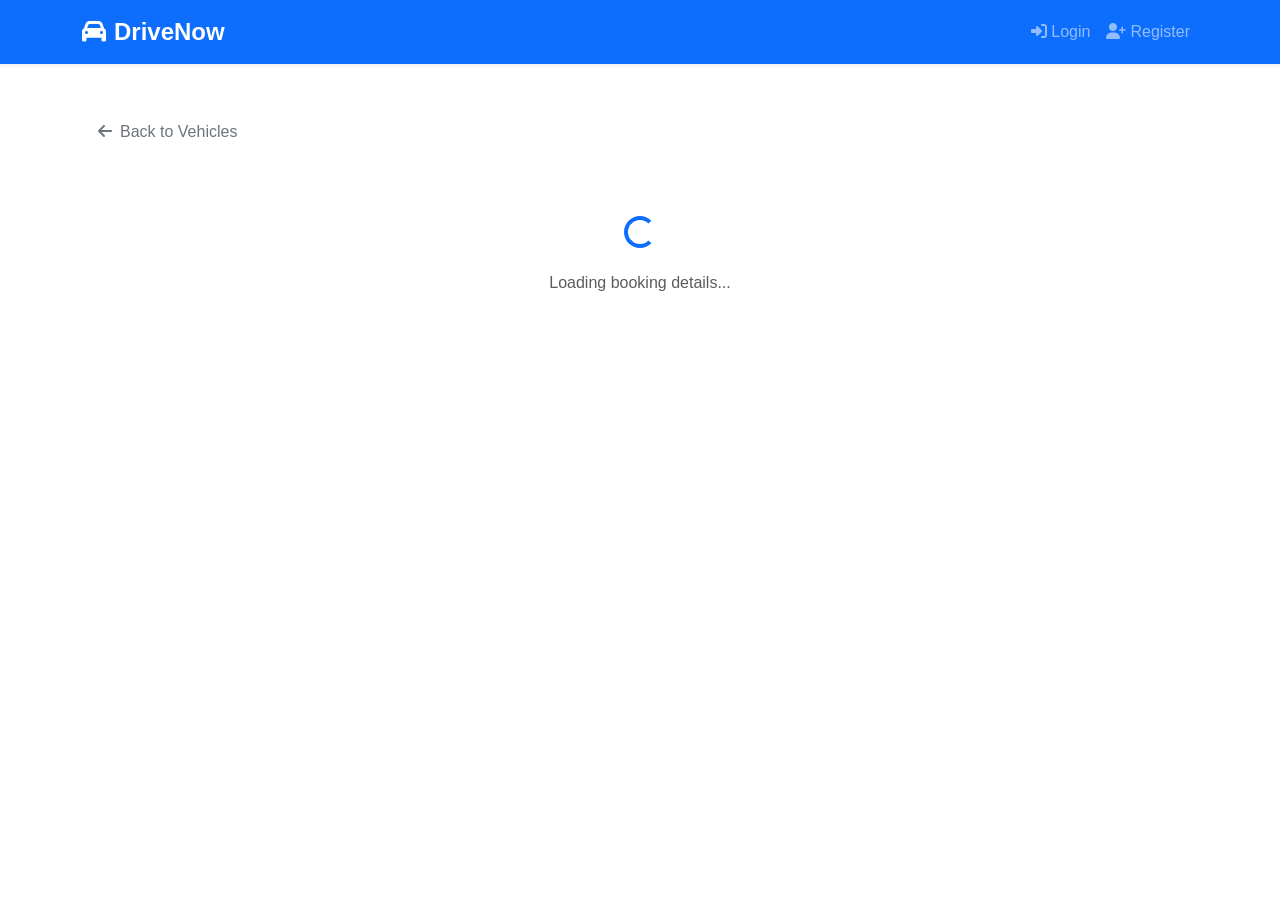
<file: pages/booking.html>
<!DOCTYPE html>
<html lang="en">
<head>
  <meta charset="UTF-8">
  <meta name="viewport" content="width=device-width, initial-scale=1.0">
  <title>Book Vehicle - DriveNow</title>
  <link href="https://cdn.jsdelivr.net/npm/bootstrap@5.3.2/dist/css/bootstrap.min.css" rel="stylesheet">
  <link href="https://cdnjs.cloudflare.com/ajax/libs/font-awesome/6.4.0/css/all.min.css" rel="stylesheet">
  <link href="/css/custom.css" rel="stylesheet">
</head>
<body>
<!-- Navigation -->
<nav class="navbar navbar-expand-lg navbar-dark bg-primary shadow-sm">
  <div class="container">
    <a class="navbar-brand fw-bold" href="/">
      <i class="fas fa-car me-2"></i>DriveNow
    </a>
    <div class="navbar-nav ms-auto" id="authNav">
      <!-- Dynamic auth links -->
    </div>
  </div>
</nav>

<div class="container my-5">
  <div class="row">
    <div class="col-12">
      <div id="alert-container"></div>
      <a href="/" class="btn btn-outline-secondary mb-3">
        <i class="fas fa-arrow-left me-2"></i>Back to Vehicles
      </a>
    </div>
  </div>

  <div class="row" id="bookingContent">
    <!-- Dynamic booking content -->
    <div class="col-12 text-center py-5">
      <div class="spinner-border text-primary" role="status">
        <span class="visually-hidden">Loading...</span>
      </div>
      <p class="mt-3 text-muted">Loading booking details...</p>
    </div>
  </div>
</div>

<script src="https://cdn.jsdelivr.net/npm/bootstrap@5.3.2/dist/js/bootstrap.bundle.min.js"></script>
<script src="https://code.jquery.com/jquery-3.7.1.min.js"></script>
<script src="/js/app.js"></script>
<script>
  $(document).ready(function() {
      checkAuthStatus();
      if (!isAuthenticated()) {
          window.location.href = '/login.html';
          return;
      }
      loadBookingForm();
  });

  function loadBookingForm() {
      const vehicleId = sessionStorage.getItem('selectedVehicleId');
      if (!vehicleId) {
          showAlert('No vehicle selected. Please choose a vehicle first.', 'warning');
          setTimeout(() => window.location.href = '/', 2000);
          return;
      }

      // Load vehicle details
      $.ajax({
          url: `/api/vehicles/${vehicleId}`,
          method: 'GET',
          success: function(vehicle) {
              displayVehicleDetails(vehicle);
              setupBookingForm(vehicle);
          },
          error: function() {
              showAlert('Failed to load vehicle details', 'danger');
              setTimeout(() => window.location.href = '/', 2000);
          }
      });

      // Load saved dates if available
      const savedDates = sessionStorage.getItem('bookingDates');
      if (savedDates) {
          const dates = JSON.parse(savedDates);
          $('#pickupDate').val(dates.pickupDate);
          $('#returnDate').val(dates.returnDate);
          calculateRentalCost();
      }
  }

  function displayVehicleDetails(vehicle) {
      const modelParts = vehicle.model.split(' ');
      const make = modelParts[0];
      const model = modelParts.slice(1).join(' ');

      $('#bookingContent').html(`
          <div class="col-lg-4">
              <div class="card sticky-top" style="top: 20px;">
                  <div class="card-header bg-primary text-white">
                      <h5 class="mb-0"><i class="fas fa-car me-2"></i>Selected Vehicle</h5>
                  </div>
                  <div class="card-body text-center">
                      <img src="${vehicle.imageUrl || '/images/default-car.jpg'}"
                           class="img-fluid mb-3 rounded" style="height: 200px; object-fit: cover;"
                           alt="${vehicle.model}">
                      <h5 class="mb-2">${make} ${model}</h5>
                      <div class="small text-muted mb-2">${vehicle.year} • ${vehicle.category}</div>
                      <div class="mb-3">
                          <span class="badge bg-secondary me-1">${vehicle.fuelType}</span>
                          <span class="badge bg-light text-dark">${vehicle.seats} seats</span>
                      </div>
                      <div class="h5 text-primary mb-2">$${vehicle.rentPrice || 0}<small>/day</small></div>
                      <div class="text-muted small">${vehicle.licensePlate}</div>
                  </div>
              </div>
          </div>

          <div class="col-lg-8">
              <div class="card shadow-sm">
                  <div class="card-header bg-light">
                      <h4 class="mb-0"><i class="fas fa-calendar-check me-2"></i>Booking Details</h4>
                  </div>
                  <div class="card-body">
                      <form id="bookingForm" novalidate>
                          <input type="hidden" id="vehicleId" name="vehicle.vehicleId" value="${vehicle.vehicleId}">

                          <div class="row g-3">
                              <div class="col-md-6">
                                  <label class="form-label">Pickup Date *</label>
                                  <input type="date" class="form-control" id="pickupDate" name="pickupDate" required>
                              </div>
                              <div class="col-md-6">
                                  <label class="form-label">Return Date *</label>
                                  <input type="date" class="form-control" id="returnDate" name="returnDate" required>
                              </div>

                              <div class="col-12">
                                  <label class="form-label">Special Requirements</label>
                                  <textarea class="form-control" id="requirements" name="requirements"
                                            rows="2" placeholder="Any special requirements..."></textarea>
                              </div>
                          </div>

                          <div class="mt-4 p-3 bg-light rounded">
                              <h6 class="mb-3">Rental Summary</h6>
                              <div class="row">
                                  <div class="col-md-6">
                                      <div class="small">
                                          <div class="d-flex justify-content-between mb-2">
                                              <span>Rental Period</span>
                                              <span id="rentalDays" class="fw-bold">0 days</span>
                                          </div>
                                          <div class="d-flex justify-content-between">
                                              <span>Dates</span>
                                              <span id="dateRange" class="text-muted small"></span>
                                          </div>
                                      </div>
                                  </div>
                                  <div class="col-md-6">
                                      <div class="h5 text-primary text-end mb-0" id="totalAmount">$0.00</div>
                                      <div class="text-end small text-muted">Total Amount</div>
                                  </div>
                              </div>
                          </div>

                          <div class="mt-4">
                              <button type="submit" class="btn btn-success btn-lg w-100" id="submitBooking">
                                  <i class="fas fa-lock me-2"></i>Confirm Booking
                              </button>
                          </div>
                      </form>
                  </div>
              </div>
          </div>
      `);

      // Setup event handlers after DOM is ready
      setupDateHandlers();
  }

  function setupBookingForm(vehicle) {
      // Store vehicle data for calculations
      sessionStorage.setItem('selectedVehicle', JSON.stringify(vehicle));

      // Set minimum dates
      const today = new Date().toISOString().split('T')[0];
      $('#pickupDate, #returnDate').attr('min', today);

      // Form submission
      $('#bookingForm').on('submit', function(e) {
          e.preventDefault();
          if (!validateBookingForm()) return;
          createBooking();
      });

      calculateRentalCost();
  }

  function setupDateHandlers() {
      $('#pickupDate').on('change', function() {
          const pickupDate = $(this).val();
          $('#returnDate').attr('min', pickupDate || new Date().toISOString().split('T')[0]);
          if ($('#returnDate').val() && $('#returnDate').val() < pickupDate) {
              $('#returnDate').val('');
          }
          calculateRentalCost();
      });

      $('#returnDate').on('change', function() {
          calculateRentalCost();
      });
  }

  function validateBookingForm() {
      const pickupDate = $('#pickupDate').val();
      const returnDate = $('#returnDate').val();
      const form = $('#bookingForm')[0];

      if (!form.checkValidity()) {
          form.classList.add('was-validated');
          showAlert('Please fill in all required fields', 'warning');
          return false;
      }

      if (!pickupDate || !returnDate) {
          showAlert('Please select pickup and return dates', 'warning');
          return false;
      }

      if (new Date(pickupDate) >= new Date(returnDate)) {
          showAlert('Return date must be after pickup date', 'warning');
          return false;
      }

      return true;
  }

  function calculateRentalCost() {
      const vehicle = JSON.parse(sessionStorage.getItem('selectedVehicle') || '{}');
      const pickupDate = $('#pickupDate').val();
      const returnDate = $('#returnDate').val();

      if (!vehicle.rentPrice || !pickupDate || !returnDate) {
          $('#totalAmount').text('$0.00');
          $('#rentalDays').text('0 days');
          return;
      }

      const start = new Date(pickupDate);
      const end = new Date(returnDate);
      const days = Math.ceil((end - start) / (1000 * 60 * 60 * 24));

      const total = vehicle.rentPrice.multiply(BigDecimal.valueOf(days)); // Note: JS BigDecimal simulation
      const totalJs = (vehicle.rentPrice || 0) * days;

      $('#rentalDays').text(`${days} ${days === 1 ? 'day' : 'days'}`);
      $('#dateRange').text(`${formatDate(pickupDate)} - ${formatDate(returnDate)}`);
      $('#totalAmount').text(formatCurrency(totalJs));

      // Update form data
      $('#pickupDate').val(pickupDate);
      $('#returnDate').val(returnDate);
  }

  function createBooking() {
      const vehicle = JSON.parse(sessionStorage.getItem('selectedVehicle') || '{}');
      const formData = {
          date: new Date().toISOString().split('T')[0],
          pickupDate: $('#pickupDate').val(),
          returnDate: $('#returnDate').val(),
          vehicle: {
              vehicleId: vehicle.vehicleId
          },
          requirements: $('#requirements').val() || ''
          // Note: No driverRequired or locations in your DTO
      };

      const $btn = $('#submitBooking');
      const originalText = $btn.html();
      setLoadingState($btn, true);

      $.ajax({
          url: '/api/bookings',
          method: 'POST',
          contentType: 'application/json',
          headers: getAuthHeaders(),
          data: JSON.stringify(formData),
          success: function(booking) {
              showAlert('Booking created successfully! ID: ' + booking.rentId, 'success');
              sessionStorage.removeItem('selectedVehicleId');
              sessionStorage.removeItem('bookingDates');
              sessionStorage.removeItem('selectedVehicle');

              setTimeout(() => {
                  window.location.href = `/my-bookings.html?newBooking=${booking.rentId}`;
              }, 2000);
          },
          error: function(xhr) {
              let message = 'Booking failed. Please try again.';
              if (xhr.responseJSON && xhr.responseJSON.message) {
                  message = xhr.responseJSON.message;
              }
              showAlert(message, 'danger');
          },
          complete: function() {
              setLoadingState($btn, false);
              $btn.html(originalText);
          }
      });
  }
</script>
</body>
</html>
</file>
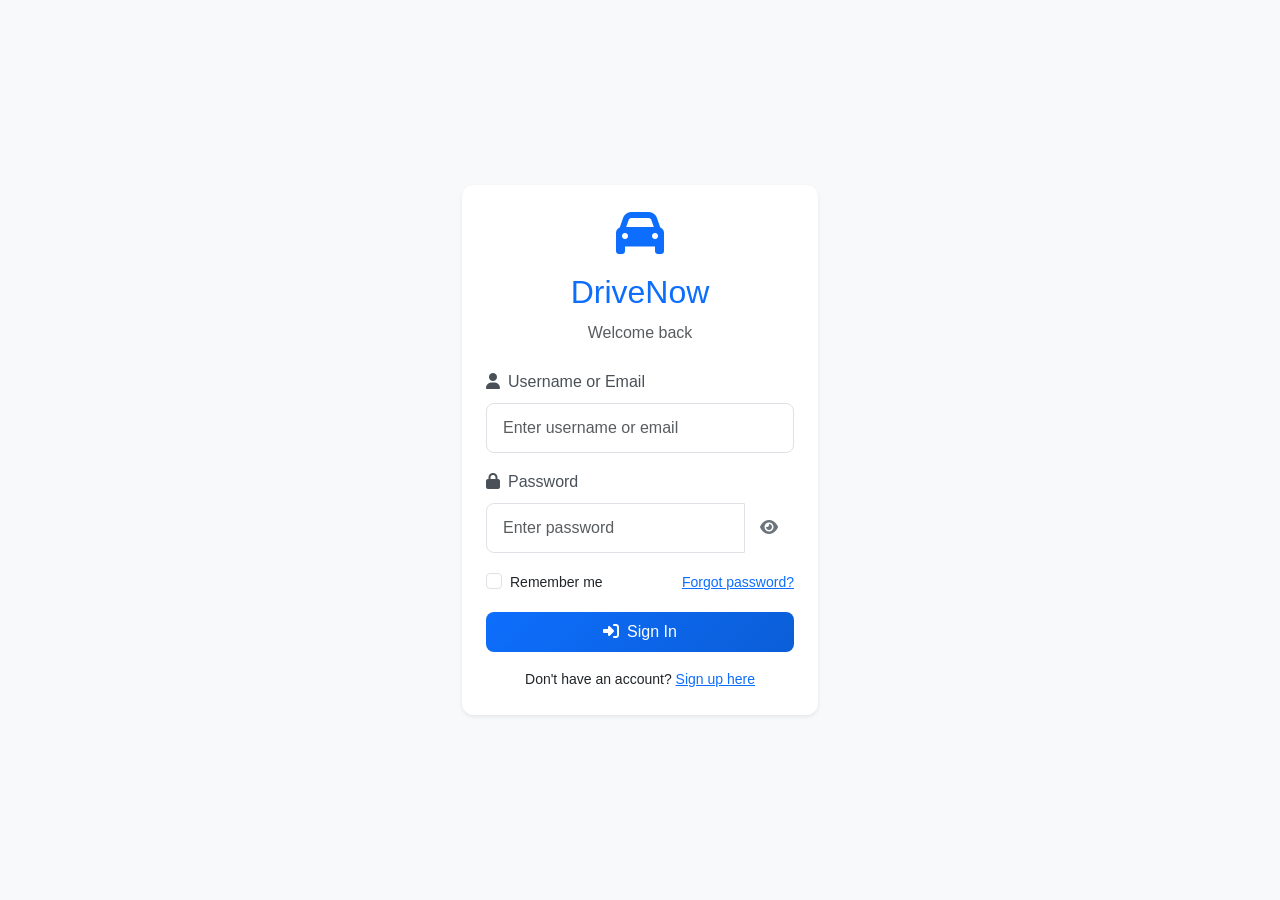
<file: pages/login.html>
<!DOCTYPE html>
<html lang="en">
<head>
  <meta charset="UTF-8">
  <meta name="viewport" content="width=device-width, initial-scale=1.0">
  <title>Login - DriveNow</title>
  <link href="https://cdn.jsdelivr.net/npm/bootstrap@5.3.2/dist/css/bootstrap.min.css" rel="stylesheet">
  <link href="https://cdnjs.cloudflare.com/ajax/libs/font-awesome/6.4.0/css/all.min.css" rel="stylesheet">
  <link href="/css/custom.css" rel="stylesheet">
</head>
<body class="bg-light">
<div class="container">
  <div class="row justify-content-center align-items-center min-vh-100">
    <div class="col-md-6 col-lg-4">
      <div class="card shadow-sm">
        <div class="card-body p-4">
          <div class="text-center mb-4">
            <i class="fas fa-car fa-3x text-primary mb-3"></i>
            <h2 class="text-primary">DriveNow</h2>
            <p class="text-muted">Welcome back</p>
          </div>

          <form id="loginForm" novalidate>
            <div class="mb-3">
              <label for="usernameOrEmail" class="form-label">
                <i class="fas fa-user me-2"></i>Username or Email
              </label>
              <input type="text" class="form-control" id="usernameOrEmail"
                     name="usernameOrEmail" required
                     placeholder="Enter username or email">
              <div class="invalid-feedback">
                Please enter your username or email
              </div>
            </div>

            <div class="mb-3">
              <label for="password" class="form-label">
                <i class="fas fa-lock me-2"></i>Password
              </label>
              <div class="input-group">
                <input type="password" class="form-control" id="password"
                       name="password" required minlength="6" placeholder="Enter password">
                <button class="btn btn-outline-secondary" type="button" id="togglePassword">
                  <i class="fas fa-eye"></i>
                </button>
              </div>
              <div class="invalid-feedback">
                Password must be at least 6 characters
              </div>
            </div>

            <div class="d-flex justify-content-between align-items-center mb-3">
              <div class="form-check">
                <input class="form-check-input" type="checkbox" id="rememberMe">
                <label class="form-check-label small" for="rememberMe">
                  Remember me
                </label>
              </div>
              <a href="#" class="text-primary small">Forgot password?</a>
            </div>

            <button type="submit" class="btn btn-primary w-100 mb-3">
              <i class="fas fa-sign-in-alt me-2"></i>Sign In
            </button>
          </form>

          <div class="text-center">
            <p class="mb-0 small">Don't have an account?
              <a href="/register.html" class="text-primary">Sign up here</a>
            </p>
          </div>

          <div id="alert-container"></div>
        </div>
      </div>
    </div>
  </div>
</div>

<script src="https://cdn.jsdelivr.net/npm/bootstrap@5.3.2/dist/js/bootstrap.bundle.min.js"></script>
<script src="https://code.jquery.com/jquery-3.7.1.min.js"></script>
<script src="/js/app.js"></script>
<script>
  $(document).ready(function() {
      setupLoginForm();
  });

  function setupLoginForm() {
      // Password toggle
      $('#togglePassword').click(function() {
          const $password = $('#password');
          const type = $password.attr('type') === 'password' ? 'text' : 'password';
          $password.attr('type', type);
          $(this).find('i').toggleClass('fa-eye fa-eye-slash');
      });

      // Remember me functionality
      if (localStorage.getItem('rememberMe') === 'true') {
          $('#rememberMe').prop('checked', true);
          $('#usernameOrEmail').val(localStorage.getItem('lastUsername') || '');
      }

      // Form submission
      $('#loginForm').on('submit', function(e) {
          e.preventDefault();
          if (!validateLoginForm()) return;
          performLogin();
      });
  }

  function validateLoginForm() {
      const $form = $('#loginForm');
      const usernameOrEmail = $('#usernameOrEmail').val().trim();
      const password = $('#password').val();

      if (!usernameOrEmail || !password) {
          showAlert('Please fill in all fields', 'warning');
          return false;
      }

      if (password.length < 6) {
          showAlert('Password must be at least 6 characters', 'warning');
          return false;
      }

      return true;
  }

  function performLogin() {
      const credentials = {
          usernameOrEmail: $('#usernameOrEmail').val().trim(),
          password: $('#password').val()
      };

      const rememberMe = $('#rememberMe').is(':checked');
      const $btn = $('button[type="submit"]');
      const originalText = $btn.html();

      setLoadingState($btn, true);

      $.ajax({
          url: '/api/auth/login',
          method: 'POST',
          contentType: 'application/json',
          data: JSON.stringify(credentials),
          success: function(response) {
              // Store authentication data
              localStorage.setItem('jwtToken', response.token);
              localStorage.setItem('currentUser', JSON.stringify({
                  username: response.username,
                  roles: response.roles
              }));

              if (rememberMe) {
                  localStorage.setItem('rememberMe', 'true');
                  localStorage.setItem('lastUsername', credentials.usernameOrEmail);
              } else {
                  localStorage.removeItem('rememberMe');
                  localStorage.removeItem('lastUsername');
              }

              showAlert('Login successful! Redirecting...', 'success');

              // Redirect based on role
              const roles = response.roles;
              if (roles && roles.includes('ROLE_ADMIN')) {
                  setTimeout(() => window.location.href = '/admin.html', 1500);
              } else {
                  setTimeout(() => window.location.href = '/my-bookings.html', 1500);
              }
          },
          error: function(xhr) {
              let message = 'Login failed. Please check your credentials.';
              if (xhr.responseJSON && xhr.responseJSON.message) {
                  message = xhr.responseJSON.message;
              }
              showAlert(message, 'danger');
          },
          complete: function() {
              setLoadingState($btn, false);
              $btn.html(originalText);
          }
      });
  }
</script>
</body>
</html>
</file>
<file: css/custom.css>
:root {
    --primary: #0d6efd;
    --primary-dark: #0b5ed7;
    --success: #198754;
    --warning: #ffc107;
    --danger: #dc3545;
    --info: #0dcaf0;
    --light: #f8f9fa;
    --dark: #343a40;
}

body {
    font-family: 'Inter', -apple-system, BlinkMacSystemFont, 'Segoe UI', sans-serif;
    line-height: 1.6;
    color: #495057;
}

/* Navigation */
.navbar {
    box-shadow: 0 0.125rem 0.25rem rgba(0, 0, 0, 0.075);
}

.navbar-brand {
    font-weight: 700;
    font-size: 1.5rem;
}

/* Cards */
.card {
    border: none;
    border-radius: 0.75rem;
    box-shadow: 0 0.125rem 0.25rem rgba(0, 0, 0, 0.075);
    transition: all 0.2s ease-in-out;
}

.card:hover {
    box-shadow: 0 0.5rem 1rem rgba(0, 0, 0, 0.15);
    transform: translateY(-0.125rem);
}

.vehicle-card {
    transition: all 0.3s ease;
}

.vehicle-card:hover {
    transform: translateY(-0.25rem);
}

/* Booking Cards */
.booking-card {
    border-left: 0.25rem solid var(--primary);
    transition: all 0.2s ease;
}

.booking-card.border-success { border-left-color: var(--success) !important; }
.booking-card.border-warning { border-left-color: var(--warning) !important; }
.booking-card.border-danger { border-left-color: var(--danger) !important; }

/* Buttons */
.btn {
    border-radius: 0.5rem;
    font-weight: 500;
    padding: 0.5rem 1rem;
    border: none;
    transition: all 0.2s ease;
}

.btn-primary {
    background: linear-gradient(135deg, var(--primary), var(--primary-dark));
}

.btn-primary:hover {
    background: linear-gradient(135deg, var(--primary-dark), #0a58ca);
    transform: translateY(-0.0625rem);
    box-shadow: 0 0.25rem 0.5rem rgba(13, 110, 253, 0.25);
}

/* Forms */
.form-control, .form-select {
    border-radius: 0.5rem;
    border: 1px solid #dee2e6;
    padding: 0.75rem 1rem;
    transition: all 0.2s ease;
}

.form-control:focus, .form-select:focus {
    border-color: var(--primary);
    box-shadow: 0 0 0 0.125rem rgba(13, 110, 253, 0.15);
    outline: none;
}

.form-label {
    font-weight: 500;
    color: #495057;
}

/* Vehicle Display */
.vehicle-card .card-img-top {
    height: 12.5rem;
    object-fit: cover;
}

.vehicle-card .h4 {
    margin-bottom: 0.25rem !important;
}

/* Booking Summary */
.booking-summary {
    background: var(--light);
    border-radius: 0.5rem;
    padding: 1rem;
    margin: 1rem 0;
}

.booking-summary .h6 {
    color: var(--primary);
    margin-bottom: 0.5rem;
}

/* Status Badges */
.badge {
    font-size: 0.75rem;
    font-weight: 500;
    padding: 0.375rem 0.75rem;
    border-radius: 1rem;
}

/* Alerts */
.alert {
    border: none;
    border-radius: 0.5rem;
    padding: 0.875rem 1rem;
    margin-bottom: 1rem;
}

.alert i {
    font-size: 1rem;
    width: 1rem;
}

/* Loading States */
.spinner-border-sm {
    width: 1rem;
    height: 1rem;
}

.loading-overlay {
    position: relative;
}

.loading-overlay::after {
    content: '';
    position: absolute;
    top: 0;
    left: 0;
    right: 0;
    bottom: 0;
    background: rgba(255, 255, 255, 0.8);
    display: flex;
    align-items: center;
    justify-content: center;
    z-index: 10;
}

/* Responsive */
@media (max-width: 768px) {
    .vehicle-card .card-body {
        padding: 1rem;
    }

    .booking-card .row > div {
        margin-bottom: 0.75rem;
    }

    .btn-group {
        flex-direction: column;
    }

    .navbar-brand {
        font-size: 1.25rem;
    }
}

/* Custom Scrollbar */
::-webkit-scrollbar {
    width: 0.375rem;
}

::-webkit-scrollbar-track {
    background: #f1f1f1;
    border-radius: 0.25rem;
}

::-webkit-scrollbar-thumb {
    background: var(--primary);
    border-radius: 0.25rem;
}

::-webkit-scrollbar-thumb:hover {
    background: var(--primary-dark);
}

/* Print Styles */
@media print {
    .no-print, .navbar, .btn {
        display: none !important;
    }

    .card {
        box-shadow: none;
        border: 1px solid #dee2e6;
        break-inside: avoid;
    }

    body {
        font-size: 12pt;
        line-height: 1.4;
    }
}

/* Utilities */
.text-primary-soft { color: rgba(13, 110, 253, 0.7) !important; }
.bg-gradient-primary {
    background: linear-gradient(135deg, var(--primary), var(--primary-dark));
}
</file>
